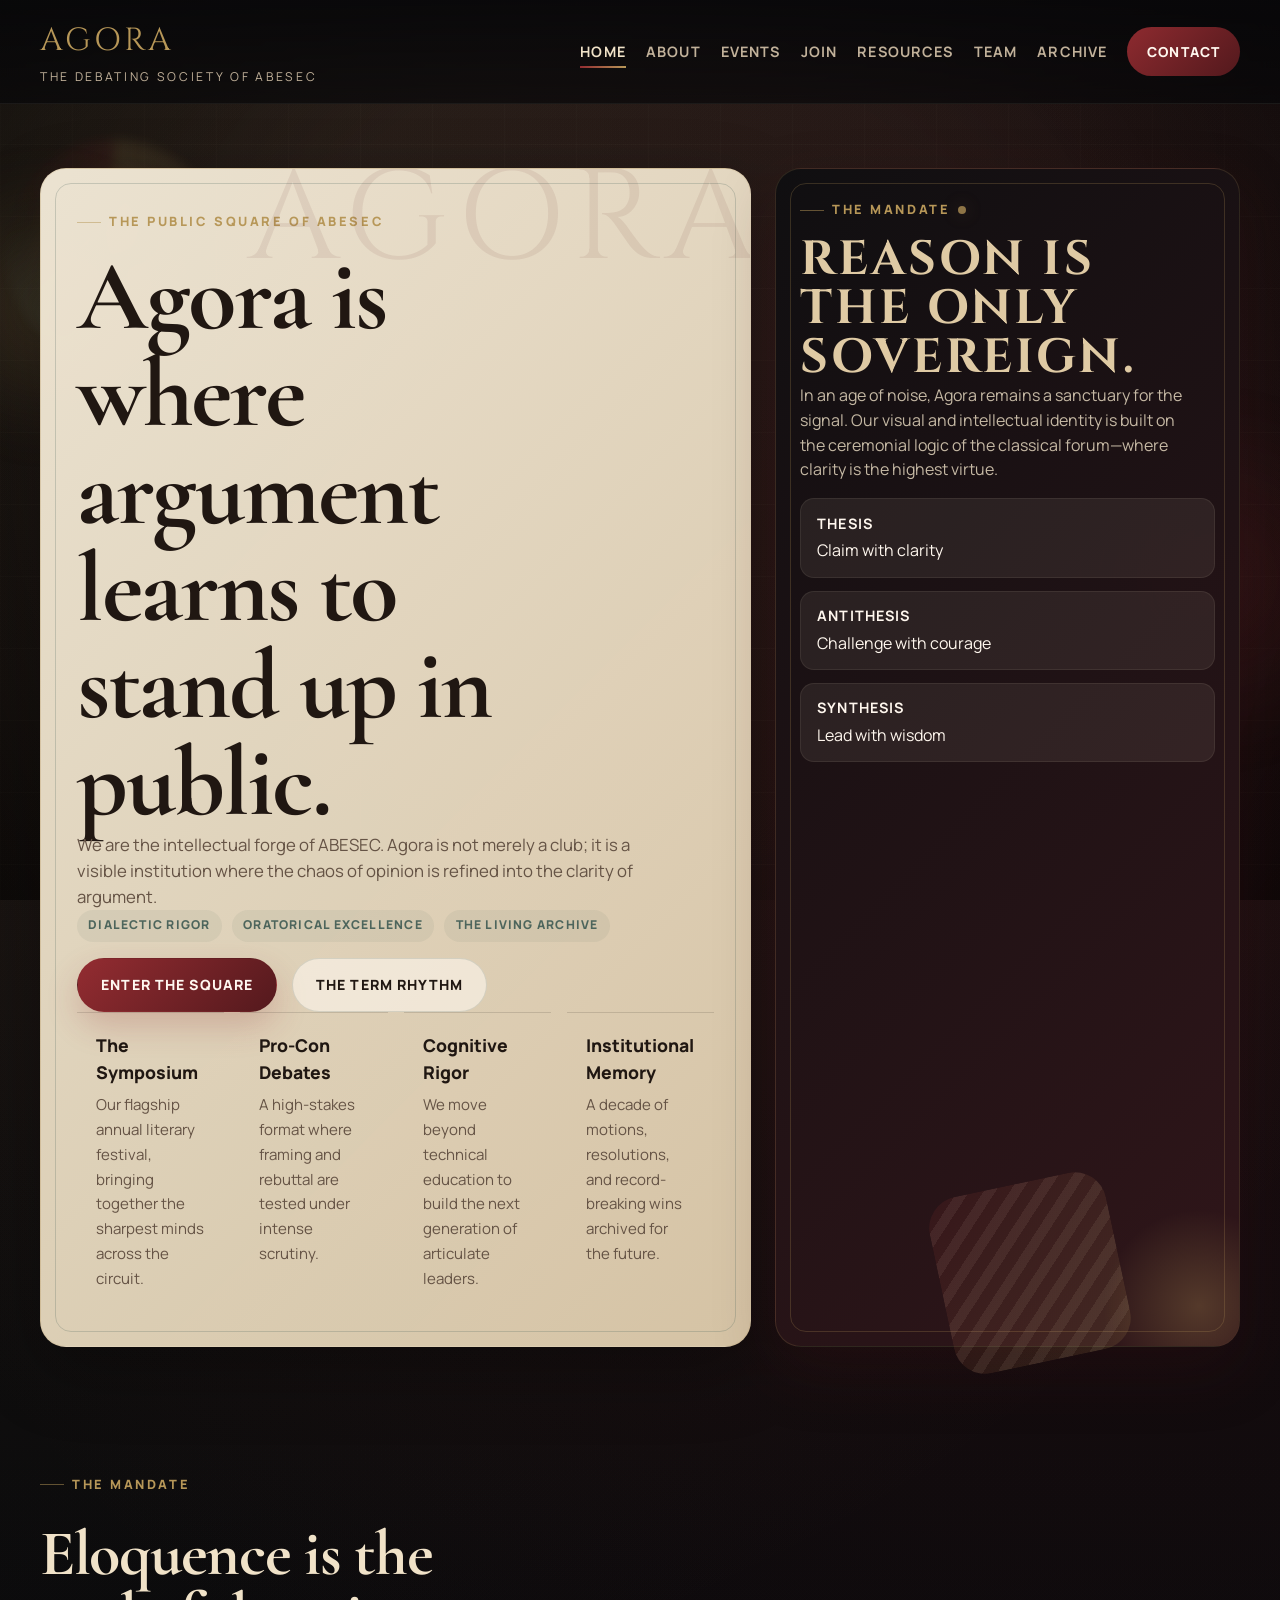
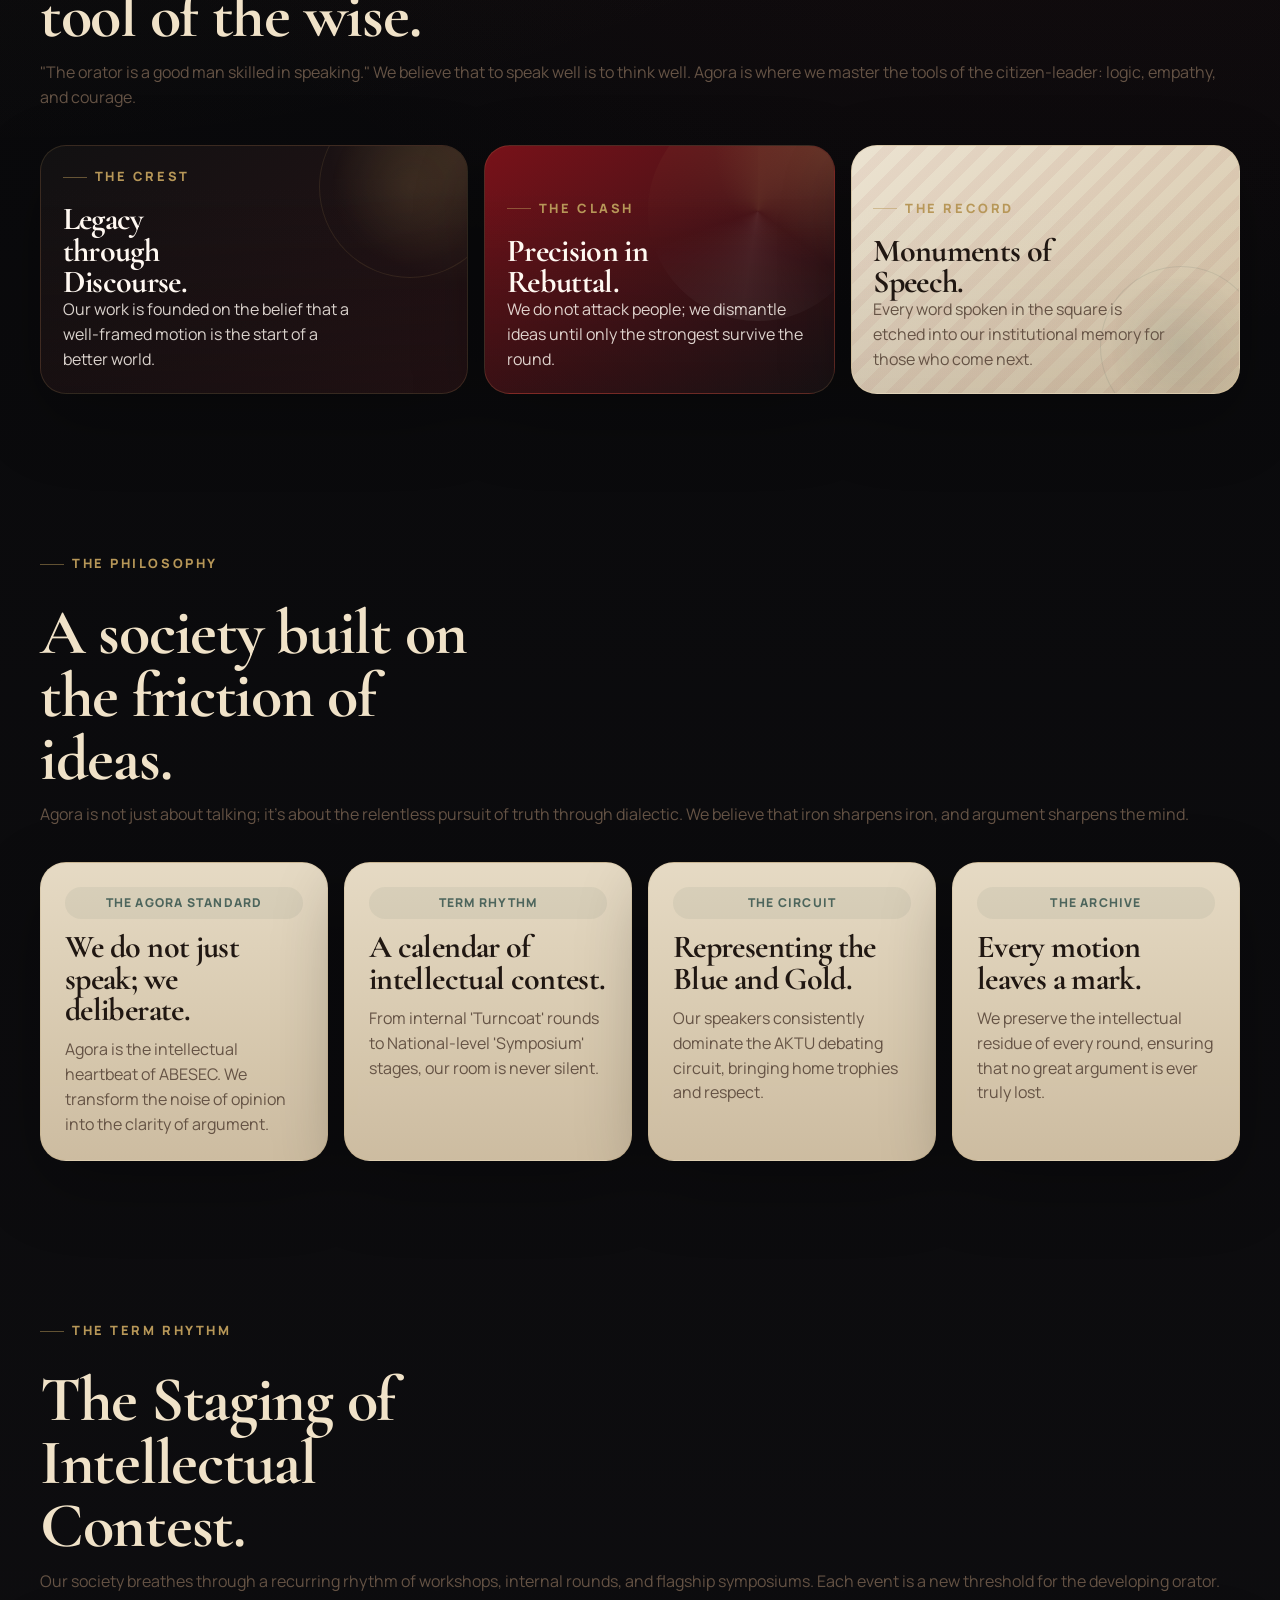
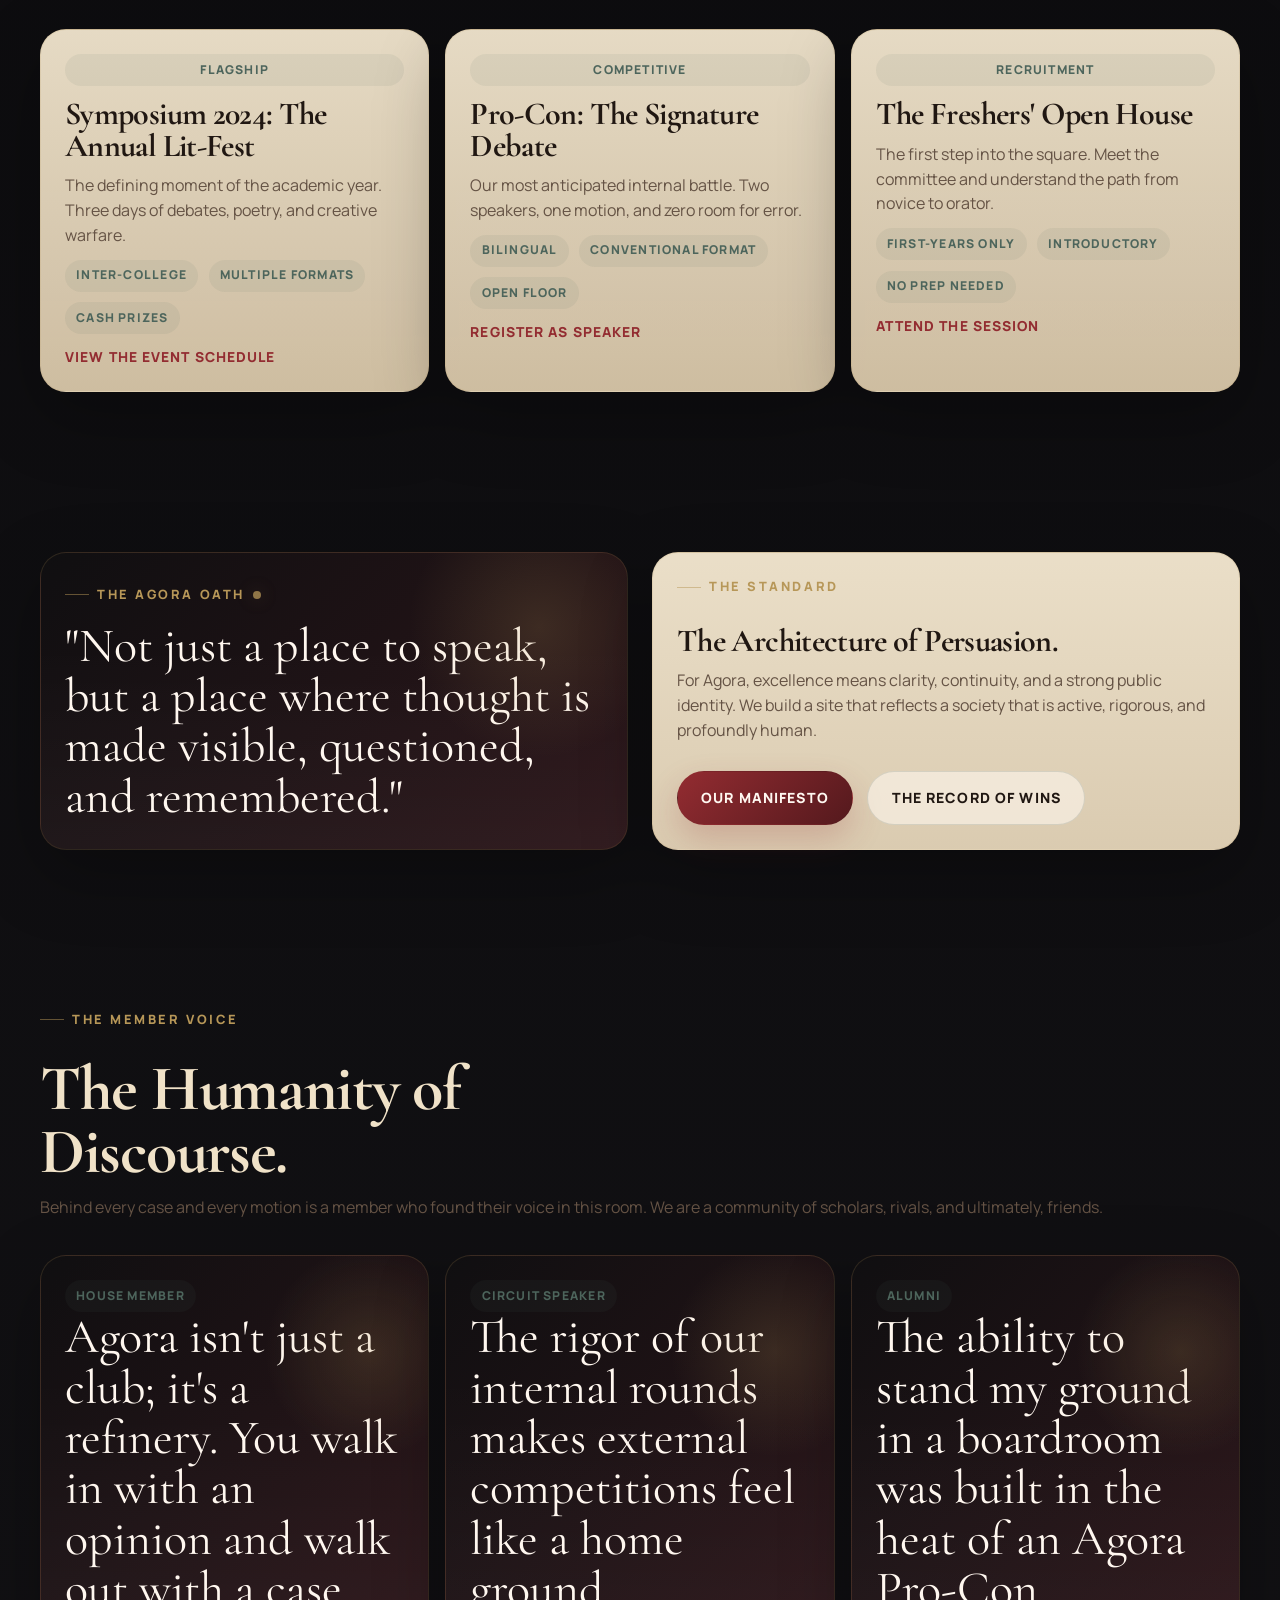
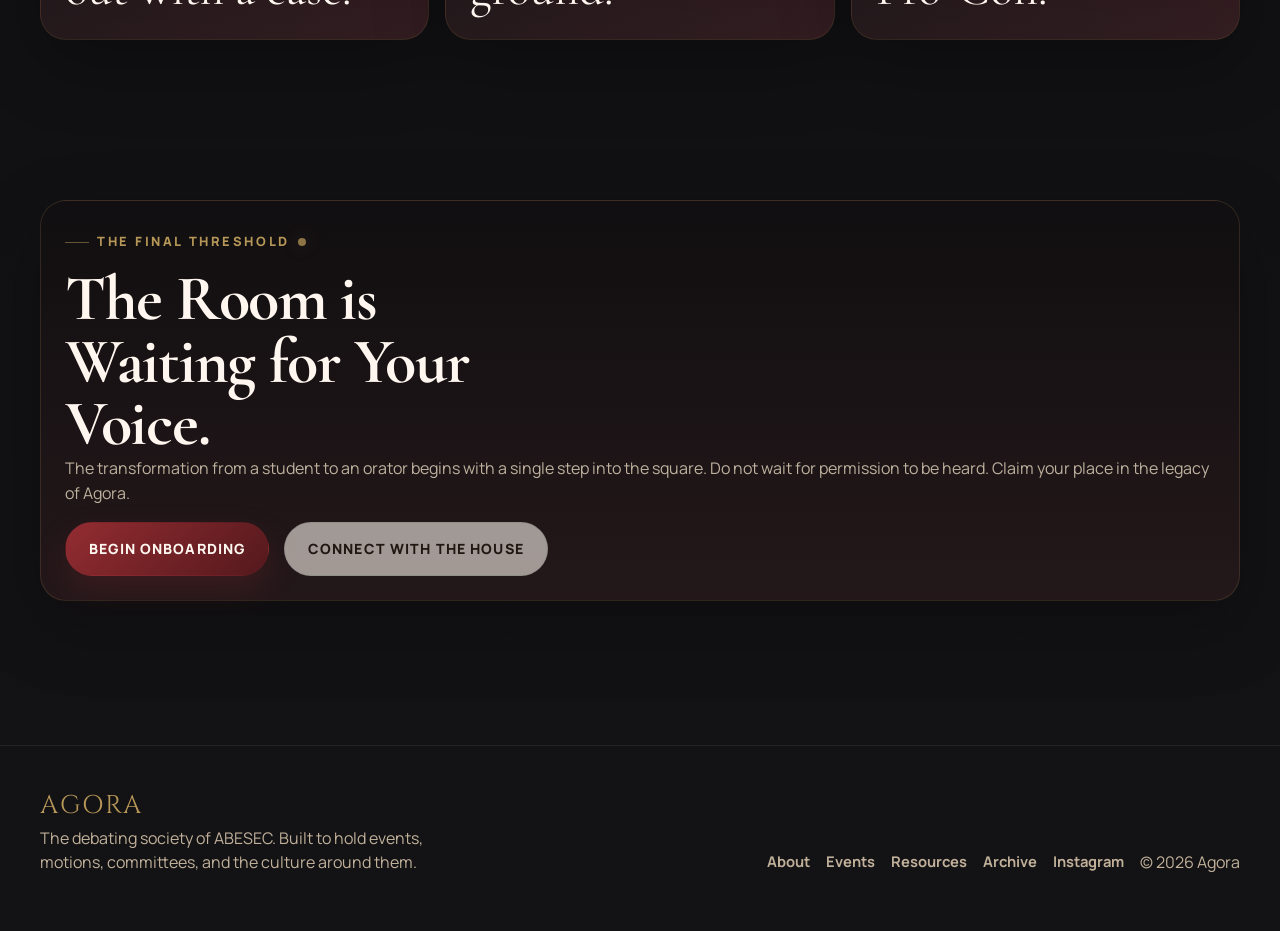
<file: index.html>
<!DOCTYPE html>
<html lang="en">
<head>
    <meta charset="UTF-8">
    <meta name="viewport" content="width=device-width, initial-scale=1.0">
    <title>Agora | The Debating Society of ABESEC</title>
    <meta name="description" content="Agora is the debating society of ABESEC. Explore the public square of argument, events, recruitment, resources, and society culture.">
    <link rel="preconnect" href="https://fonts.googleapis.com">
    <link rel="preconnect" href="https://fonts.gstatic.com" crossorigin>
    <link href="https://fonts.googleapis.com/css2?family=Cinzel:wght@500;600;700&family=Cormorant+Garamond:wght@500;600;700&family=Manrope:wght@400;500;600;700;800&display=swap" rel="stylesheet">
    <link rel="stylesheet" href="assets/css/site.css">
    <script src="assets/js/site.js" defer></script>
</head>
<body data-page="home">
    <header class="site-header">
        <div class="container nav-bar">
            <a class="brand" href="index.html" aria-label="Agora home">
                <span class="brand-mark">Agora</span>
                <span class="brand-sub">The Debating Society of ABESEC</span>
            </a>
            <button class="menu-toggle" id="menuToggle" type="button" aria-expanded="false" aria-controls="siteNav">
                <span aria-hidden="true"></span>
                <span class="sr-only">Toggle navigation</span>
            </button>
            <nav aria-label="Primary">
                <ul class="nav-menu" id="siteNav">
                    <li><a class="nav-link" data-nav="home" href="index.html">Home</a></li>
                    <li><a class="nav-link" data-nav="about" href="about.html">About</a></li>
                    <li><a class="nav-link" data-nav="events" href="events.html">Events</a></li>
                    <li><a class="nav-link" data-nav="join" href="join.html">Join</a></li>
                    <li><a class="nav-link" data-nav="resources" href="resources.html">Resources</a></li>
                    <li><a class="nav-link" data-nav="team" href="team.html">Team</a></li>
                    <li><a class="nav-link" data-nav="archive" href="archive.html">Archive</a></li>
                    <li><a class="nav-cta" data-nav="contact" href="contact.html">Contact</a></li>
                </ul>
            </nav>
        </div>
    </header>

    <main>
        <section class="page-hero">
            <div class="container hero-layout">
                <article class="hero-copy reveal">
                    <span class="eyebrow">The Public Square of ABESEC</span>
                    <h1>Agora is where argument learns to stand up in public.</h1>
                    <p class="lead">
                        We are the intellectual forge of ABESEC. Agora is not merely a club; it is a visible 
                        institution where the chaos of opinion is refined into the clarity of argument.
                    </p>
                    <div class="pill-row">
                        <span class="pill">Dialectic Rigor</span>
                        <span class="pill">Oratorical Excellence</span>
                        <span class="pill">The Living Archive</span>
                    </div>
                    <div class="btn-row">
                        <a class="btn btn-primary" href="join.html">Enter the Square</a>
                        <a class="btn btn-secondary" href="events.html">The Term Rhythm</a>
                    </div>
                    <div class="stats-grid" id="homeStats"></div>
                </article>

                <aside class="poster-card reveal">
                    <span class="eyebrow">The Mandate</span>
                    <h2 class="poster-heading">Reason is the only Sovereign.</h2>
                    <p class="poster-sub">
                        In an age of noise, Agora remains a sanctuary for the signal. Our visual and intellectual 
                        identity is built on the ceremonial logic of the classical forum—where clarity is the 
                        highest virtue.
                    </p>
                    <div class="poster-steps">
                        <div class="poster-step">
                            <strong>Thesis</strong>
                            <span>Claim with clarity</span>
                        </div>
                        <div class="poster-step">
                            <strong>Antithesis</strong>
                            <span>Challenge with courage</span>
                        </div>
                        <div class="poster-step">
                            <strong>Synthesis</strong>
                            <span>Lead with wisdom</span>
                        </div>
                    </div>
                </aside>
            </div>
        </section>

        <section class="section">
            <div class="container">
                <div class="section-head reveal">
                    <span class="eyebrow">The Mandate</span>
                    <h2>Eloquence is the tool of the wise.</h2>
                    <p class="section-copy">
                        "The orator is a good man skilled in speaking." We believe that to speak well is to think well. 
                        Agora is where we master the tools of the citizen-leader: logic, empathy, and courage.
                    </p>
                </div>
                <div class="asset-grid">
                    <article class="asset-card asset-card--crest reveal">
                        <span class="eyebrow">The Crest</span>
                        <h3>Legacy through Discourse.</h3>
                        <p>Our work is founded on the belief that a well-framed motion is the start of a better world.</p>
                    </article>
                    <article class="asset-card asset-card--warrior reveal">
                        <span class="eyebrow">The Clash</span>
                        <h3>Precision in Rebuttal.</h3>
                        <p>We do not attack people; we dismantle ideas until only the strongest survive the round.</p>
                    </article>
                    <article class="asset-card asset-card--paper reveal">
                        <span class="eyebrow">The Record</span>
                        <h3>Monuments of Speech.</h3>
                        <p>Every word spoken in the square is etched into our institutional memory for those who come next.</p>
                    </article>
                </div>
            </div>
        </section>

        <section class="section">
            <div class="container">
                <div class="section-head reveal">
                    <span class="eyebrow">The Philosophy</span>
                    <h2>A society built on the friction of ideas.</h2>
                    <p class="section-copy">
                        Agora is not just about talking; it's about the relentless pursuit of truth through dialectic. 
                        We believe that iron sharpens iron, and argument sharpens the mind.
                    </p>
                </div>
                <div class="grid-4" id="homeHighlights"></div>
            </div>
        </section>

        <section class="section">
            <div class="container">
                <div class="section-head reveal">
                    <span class="eyebrow">The Term Rhythm</span>
                    <h2>The Staging of Intellectual Contest.</h2>
                    <p class="section-copy">
                        Our society breathes through a recurring rhythm of workshops, internal rounds, and 
                        flagship symposiums. Each event is a new threshold for the developing orator.
                    </p>
                </div>
                <div class="grid-3" id="eventsPreview"></div>
            </div>
        </section>

        <section class="section">
            <div class="container split-layout">
                <article class="pull-quote reveal">
                    <span class="eyebrow">The Agora Oath</span>
                    <p>
                        "Not just a place to speak, but a place where thought is made visible, questioned, and remembered."
                    </p>
                </article>
                <article class="sidebar-card reveal">
                    <span class="eyebrow">The Standard</span>
                    <h3>The Architecture of Persuasion.</h3>
                    <p class="muted">
                        For Agora, excellence means clarity, continuity, and a strong public identity. We build 
                        a site that reflects a society that is active, rigorous, and profoundly human.
                    </p>
                    <div class="btn-row">
                        <a class="btn btn-primary" href="about.html">Our Manifesto</a>
                        <a class="btn btn-secondary" href="archive.html">The Record of Wins</a>
                    </div>
                </article>
            </div>
        </section>

        <section class="section">
            <div class="container">
                <div class="section-head reveal">
                    <span class="eyebrow">The Member Voice</span>
                    <h2>The Humanity of Discourse.</h2>
                    <p class="section-copy">
                        Behind every case and every motion is a member who found their voice in this room. 
                        We are a community of scholars, rivals, and ultimately, friends.
                    </p>
                </div>
                <div class="grid-3" id="homeVoices"></div>
            </div>
        </section>

        <section class="section">
            <div class="container">
                <article class="cta-band card-dark reveal">
                    <span class="eyebrow">The Final Threshold</span>
                    <h2>The Room is Waiting for Your Voice.</h2>
                    <p class="section-copy">
                        The transformation from a student to an orator begins with a single step into the square. 
                        Do not wait for permission to be heard. Claim your place in the legacy of Agora.
                    </p>
                    <div class="btn-row">
                        <a class="btn btn-primary" href="join.html">Begin Onboarding</a>
                        <a class="btn btn-secondary" href="contact.html">Connect with the House</a>
                    </div>
                </article>
            </div>
        </section>
    </main>

    <footer class="site-footer">
        <div class="container footer-wrap">
            <div>
                <p class="brand-mark" style="font-size: 1.6rem;">Agora</p>
                <p class="footer-note">The debating society of ABESEC. Built to hold events, motions, committees, and the culture around them.</p>
            </div>
            <div class="footer-links">
                <a href="about.html">About</a>
                <a href="events.html">Events</a>
                <a href="resources.html">Resources</a>
                <a href="archive.html">Archive</a>
                <a href="https://www.instagram.com/abes__agora/" target="_blank" rel="noreferrer">Instagram</a>
                <span class="footer-note">© <span id="currentYear"></span> Agora</span>
            </div>
        </div>
    </footer>
</body>
</html>
</file>
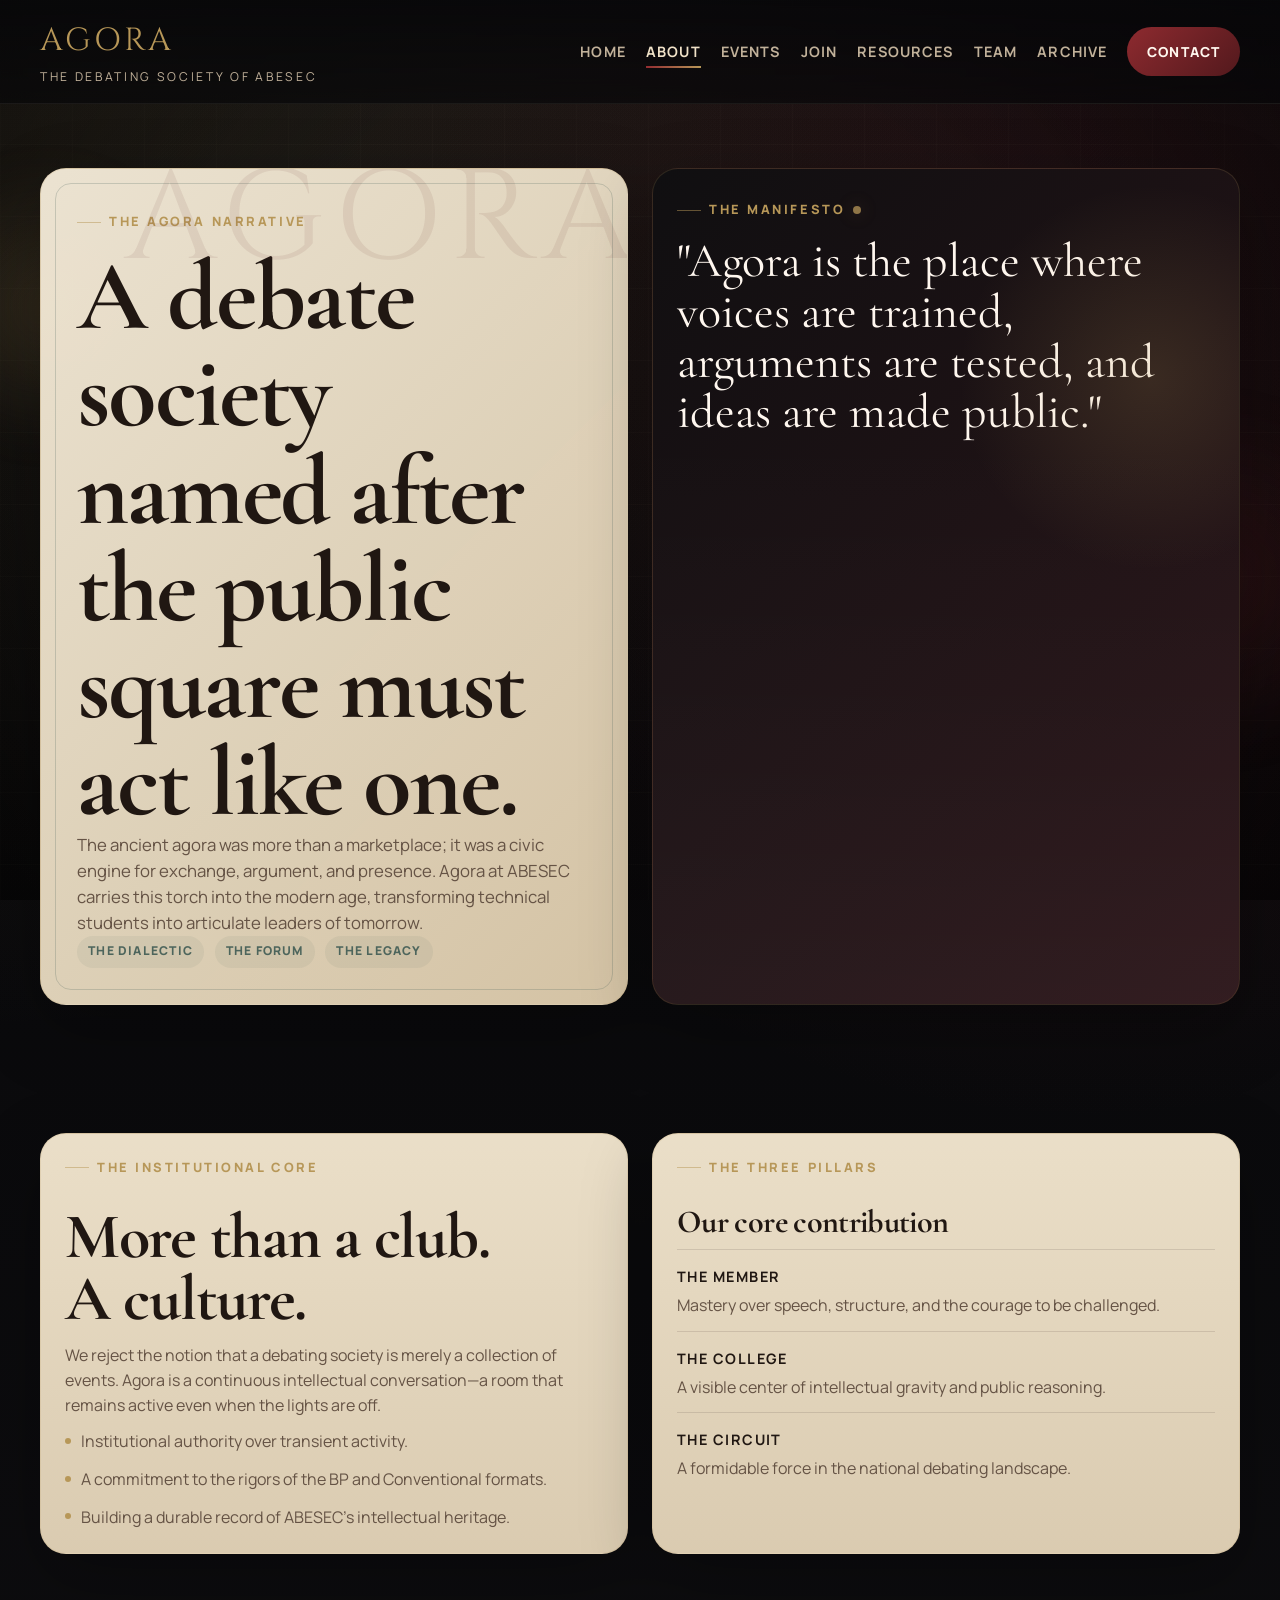
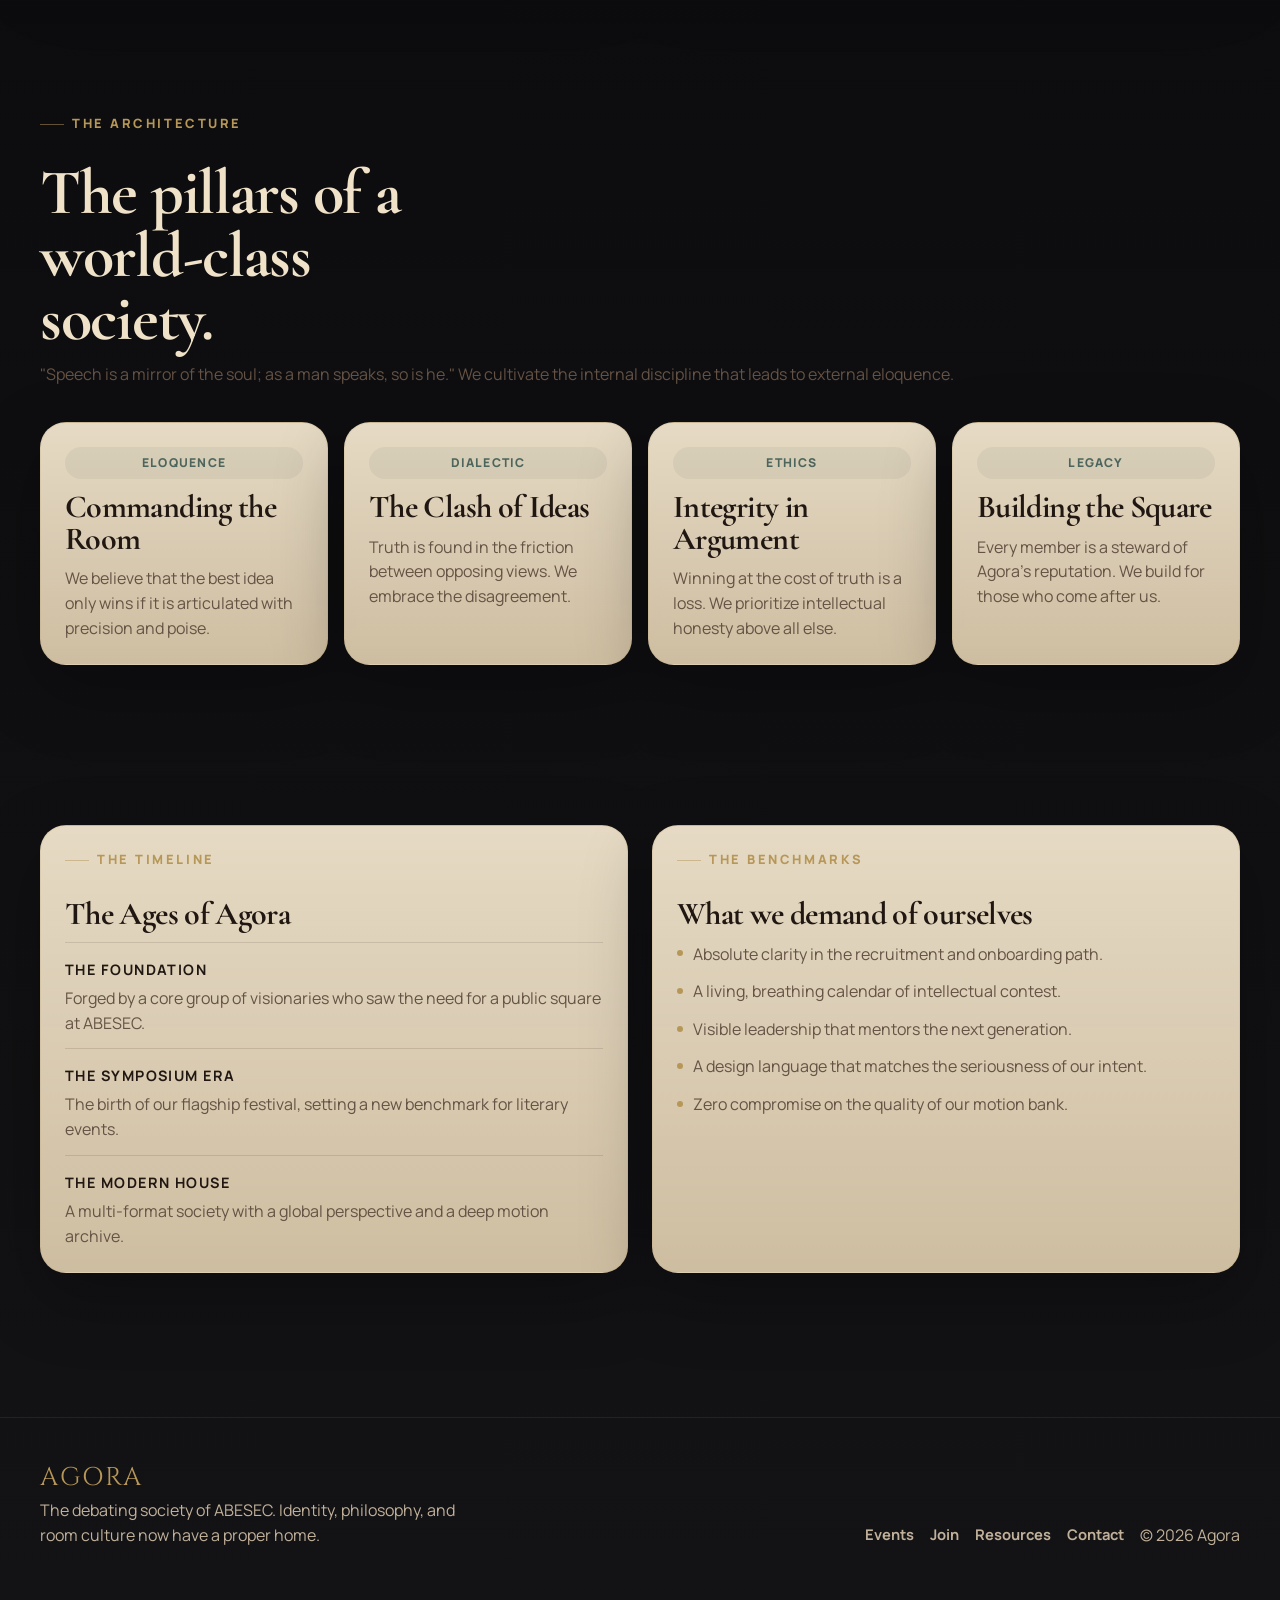
<file: about.html>
<!DOCTYPE html>
<html lang="en">
<head>
    <meta charset="UTF-8">
    <meta name="viewport" content="width=device-width, initial-scale=1.0">
    <title>About Agora | The Debating Society of ABESEC</title>
    <meta name="description" content="Learn the positioning, philosophy, and institutional direction of Agora, the debating society of ABESEC.">
    <link rel="preconnect" href="https://fonts.googleapis.com">
    <link rel="preconnect" href="https://fonts.gstatic.com" crossorigin>
    <link href="https://fonts.googleapis.com/css2?family=Cinzel:wght@500;600;700&family=Cormorant+Garamond:wght@500;600;700&family=Manrope:wght@400;500;600;700;800&display=swap" rel="stylesheet">
    <link rel="stylesheet" href="assets/css/site.css">
    <script src="assets/js/site.js" defer></script>
</head>
<body data-page="about">
    <header class="site-header">
        <div class="container nav-bar">
            <a class="brand" href="index.html" aria-label="Agora home">
                <span class="brand-mark">Agora</span>
                <span class="brand-sub">The Debating Society of ABESEC</span>
            </a>
            <button class="menu-toggle" id="menuToggle" type="button" aria-expanded="false" aria-controls="siteNav">
                <span aria-hidden="true"></span>
                <span class="sr-only">Toggle navigation</span>
            </button>
            <nav aria-label="Primary">
                <ul class="nav-menu" id="siteNav">
                    <li><a class="nav-link" data-nav="home" href="index.html">Home</a></li>
                    <li><a class="nav-link" data-nav="about" href="about.html">About</a></li>
                    <li><a class="nav-link" data-nav="events" href="events.html">Events</a></li>
                    <li><a class="nav-link" data-nav="join" href="join.html">Join</a></li>
                    <li><a class="nav-link" data-nav="resources" href="resources.html">Resources</a></li>
                    <li><a class="nav-link" data-nav="team" href="team.html">Team</a></li>
                    <li><a class="nav-link" data-nav="archive" href="archive.html">Archive</a></li>
                    <li><a class="nav-cta" data-nav="contact" href="contact.html">Contact</a></li>
                </ul>
            </nav>
        </div>
    </header>

    <main>
        <section class="page-hero">
            <div class="container split-layout">
                <article class="hero-copy reveal">
                    <span class="eyebrow">The Agora Narrative</span>
                    <h1>A debate society named after the public square must act like one.</h1>
                    <p class="lead">
                        The ancient agora was more than a marketplace; it was a civic engine for exchange, 
                        argument, and presence. Agora at ABESEC carries this torch into the modern age, 
                        transforming technical students into articulate leaders of tomorrow.
                    </p>
                    <div class="pill-row">
                        <span class="pill">The Dialectic</span>
                        <span class="pill">The Forum</span>
                        <span class="pill">The Legacy</span>
                    </div>
                </article>
                <article class="pull-quote reveal">
                    <span class="eyebrow">The Manifesto</span>
                    <p>
                        "Agora is the place where voices are trained, arguments are tested, and ideas are made public."
                    </p>
                </article>
            </div>
        </section>

        <section class="section">
            <div class="container split-layout">
                <article class="table-card reveal">
                    <span class="eyebrow">The Institutional Core</span>
                    <h2>More than a club. A culture.</h2>
                    <p class="section-copy">
                        We reject the notion that a debating society is merely a collection of events. Agora 
                        is a continuous intellectual conversation—a room that remains active even when the 
                        lights are off.
                    </p>
                    <ul class="check-list">
                        <li>Institutional authority over transient activity.</li>
                        <li>A commitment to the rigors of the BP and Conventional formats.</li>
                        <li>Building a durable record of ABESEC’s intellectual heritage.</li>
                    </ul>
                </article>

                <article class="sidebar-card reveal">
                    <span class="eyebrow">The Three Pillars</span>
                    <h3>Our core contribution</h3>
                    <div class="timeline-list">
                        <div class="timeline-item">
                            <strong>The Member</strong>
                            <span class="muted">Mastery over speech, structure, and the courage to be challenged.</span>
                        </div>
                        <div class="timeline-item">
                            <strong>The College</strong>
                            <span class="muted">A visible center of intellectual gravity and public reasoning.</span>
                        </div>
                        <div class="timeline-item">
                            <strong>The Circuit</strong>
                            <span class="muted">A formidable force in the national debating landscape.</span>
                        </div>
                    </div>
                </article>
            </div>
        </section>

        <section class="section">
            <div class="container">
                <div class="section-head reveal">
                    <span class="eyebrow">The Architecture</span>
                    <h2>The pillars of a world-class society.</h2>
                    <p class="section-copy">
                        "Speech is a mirror of the soul; as a man speaks, so is he." We cultivate the 
                        internal discipline that leads to external eloquence.
                    </p>
                </div>
                <div class="grid-4" id="aboutValues"></div>
            </div>
        </section>

        <section class="section">
            <div class="container split-layout">
                <article class="timeline-card reveal">
                    <span class="eyebrow">The Timeline</span>
                    <h3>The Ages of Agora</h3>
                    <div class="timeline-list">
                        <div class="timeline-item">
                            <strong>The Foundation</strong>
                            <span class="muted">Forged by a core group of visionaries who saw the need for a public square at ABESEC.</span>
                        </div>
                        <div class="timeline-item">
                            <strong>The Symposium Era</strong>
                            <span class="muted">The birth of our flagship festival, setting a new benchmark for literary events.</span>
                        </div>
                        <div class="timeline-item">
                            <strong>The Modern House</strong>
                            <span class="muted">A multi-format society with a global perspective and a deep motion archive.</span>
                        </div>
                    </div>
                </article>

                <article class="timeline-card reveal">
                    <span class="eyebrow">The Benchmarks</span>
                    <h3>What we demand of ourselves</h3>
                    <ul class="check-list">
                        <li>Absolute clarity in the recruitment and onboarding path.</li>
                        <li>A living, breathing calendar of intellectual contest.</li>
                        <li>Visible leadership that mentors the next generation.</li>
                        <li>A design language that matches the seriousness of our intent.</li>
                        <li>Zero compromise on the quality of our motion bank.</li>
                    </ul>
                </article>
            </div>
        </section>
    </main>

    <footer class="site-footer">
        <div class="container footer-wrap">
            <div>
                <p class="brand-mark" style="font-size: 1.6rem;">Agora</p>
                <p class="footer-note">The debating society of ABESEC. Identity, philosophy, and room culture now have a proper home.</p>
            </div>
            <div class="footer-links">
                <a href="events.html">Events</a>
                <a href="join.html">Join</a>
                <a href="resources.html">Resources</a>
                <a href="contact.html">Contact</a>
                <span class="footer-note">© <span id="currentYear"></span> Agora</span>
            </div>
        </div>
    </footer>
</body>
</html>
</file>
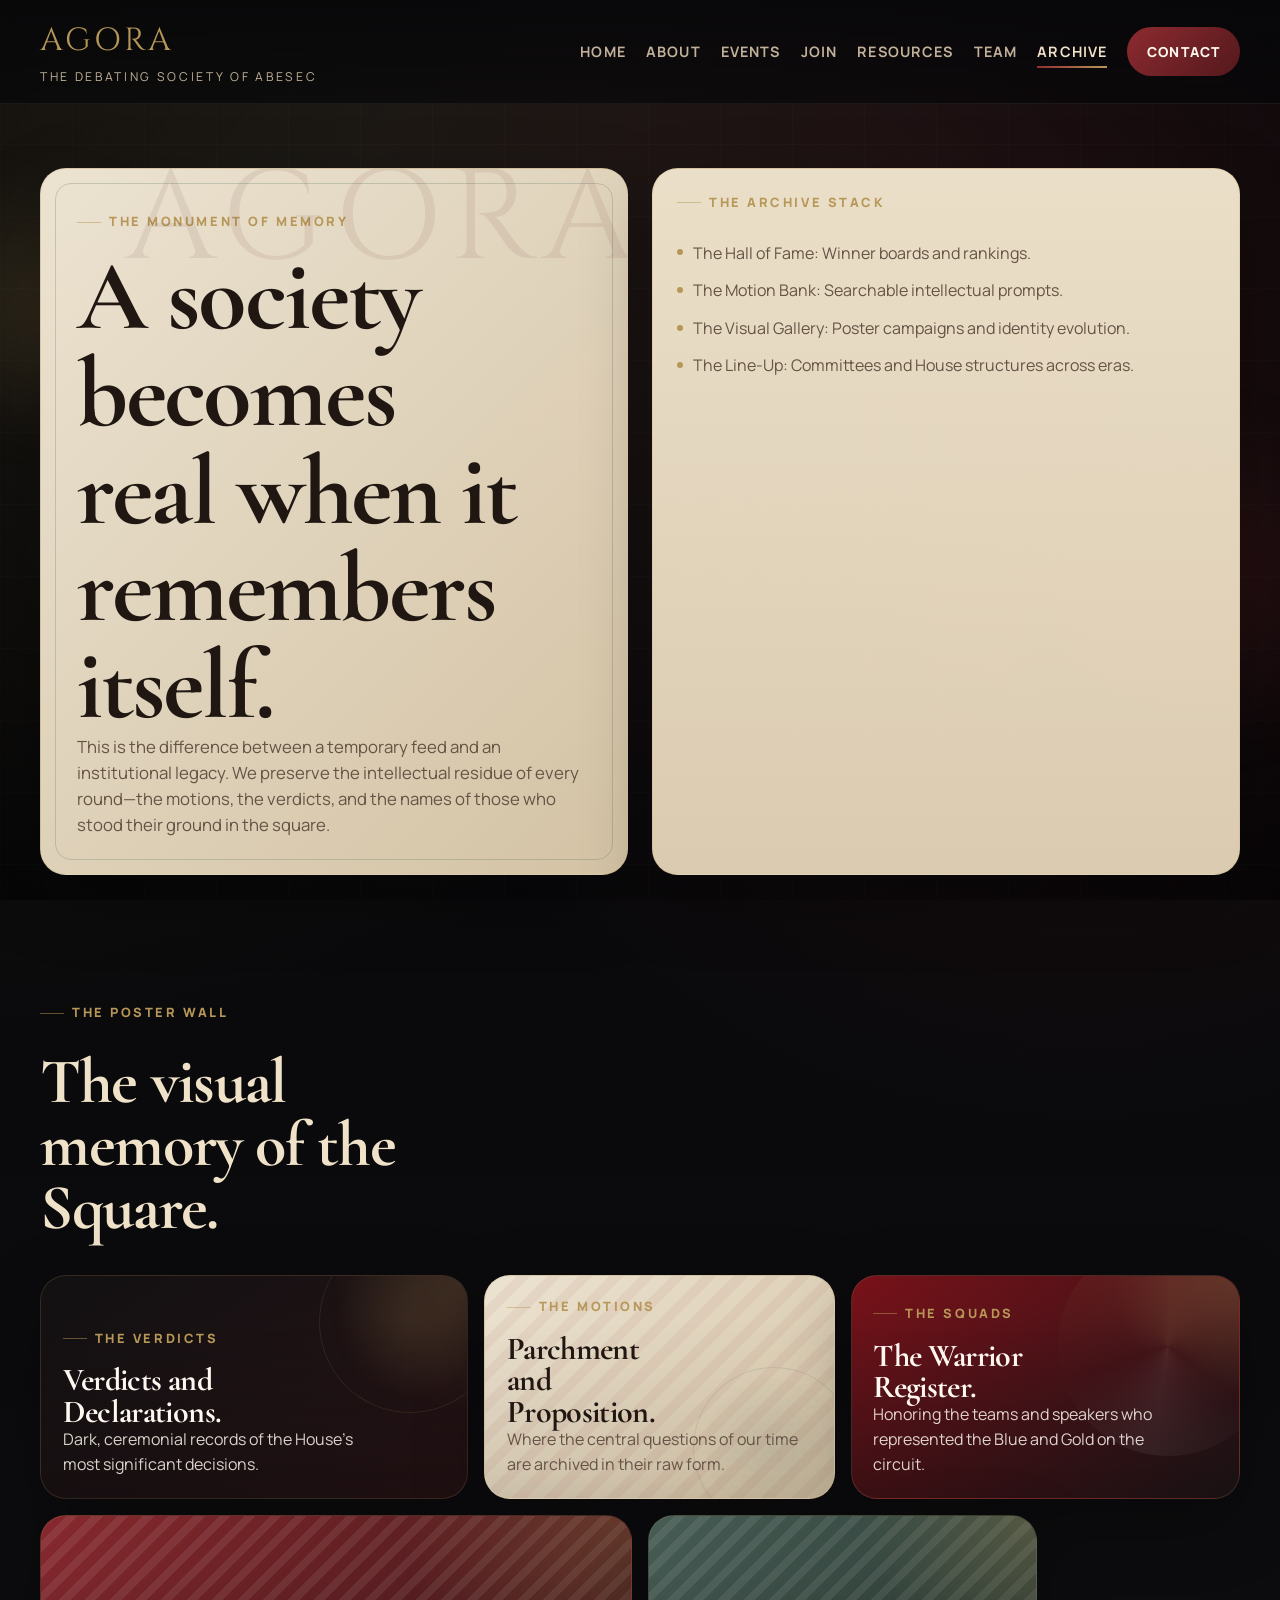
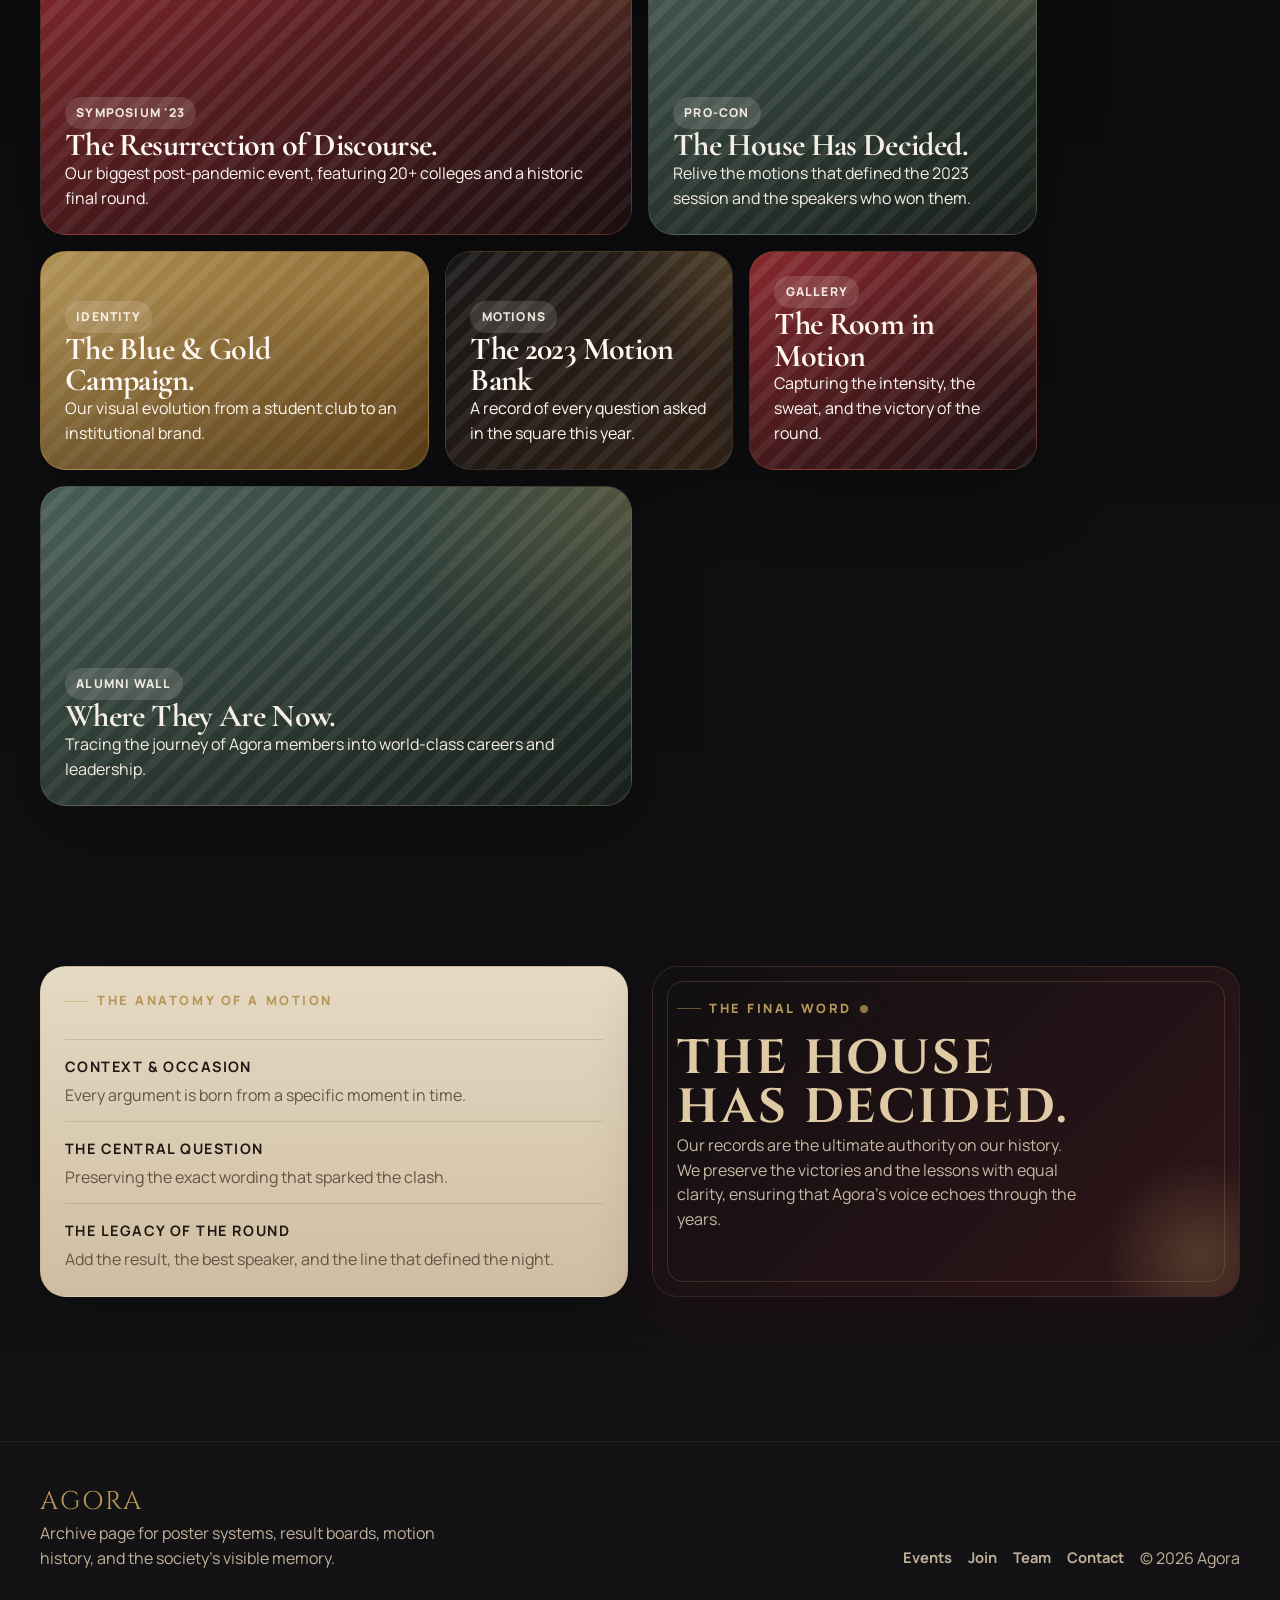
<file: archive.html>
<!DOCTYPE html>
<html lang="en">
<head>
    <meta charset="UTF-8">
    <meta name="viewport" content="width=device-width, initial-scale=1.0">
    <title>Archive | Agora Debating Society</title>
    <meta name="description" content="Archive motions, poster systems, winner boards, committees, and the visible memory of Agora.">
    <link rel="preconnect" href="https://fonts.googleapis.com">
    <link rel="preconnect" href="https://fonts.gstatic.com" crossorigin>
    <link href="https://fonts.googleapis.com/css2?family=Cinzel:wght@500;600;700&family=Cormorant+Garamond:wght@500;600;700&family=Manrope:wght@400;500;600;700;800&display=swap" rel="stylesheet">
    <link rel="stylesheet" href="assets/css/site.css">
    <script src="assets/js/site.js" defer></script>
</head>
<body data-page="archive">
    <header class="site-header">
        <div class="container nav-bar">
            <a class="brand" href="index.html" aria-label="Agora home">
                <span class="brand-mark">Agora</span>
                <span class="brand-sub">The Debating Society of ABESEC</span>
            </a>
            <button class="menu-toggle" id="menuToggle" type="button" aria-expanded="false" aria-controls="siteNav">
                <span aria-hidden="true"></span>
                <span class="sr-only">Toggle navigation</span>
            </button>
            <nav aria-label="Primary">
                <ul class="nav-menu" id="siteNav">
                    <li><a class="nav-link" data-nav="home" href="index.html">Home</a></li>
                    <li><a class="nav-link" data-nav="about" href="about.html">About</a></li>
                    <li><a class="nav-link" data-nav="events" href="events.html">Events</a></li>
                    <li><a class="nav-link" data-nav="join" href="join.html">Join</a></li>
                    <li><a class="nav-link" data-nav="resources" href="resources.html">Resources</a></li>
                    <li><a class="nav-link" data-nav="team" href="team.html">Team</a></li>
                    <li><a class="nav-link" data-nav="archive" href="archive.html">Archive</a></li>
                    <li><a class="nav-cta" data-nav="contact" href="contact.html">Contact</a></li>
                </ul>
            </nav>
        </div>
    </header>

    <main>
        <section class="page-hero">
            <div class="container split-layout">
                <article class="hero-copy reveal">
                    <span class="eyebrow">The Monument of Memory</span>
                    <h1>A society becomes real when it remembers itself.</h1>
                    <p class="lead">
                        This is the difference between a temporary feed and an institutional legacy. 
                        We preserve the intellectual residue of every round—the motions, the verdicts, 
                        and the names of those who stood their ground in the square.
                    </p>
                </article>
                <article class="table-card reveal">
                    <span class="eyebrow">The Archive Stack</span>
                    <ul class="check-list">
                        <li>The Hall of Fame: Winner boards and rankings.</li>
                        <li>The Motion Bank: Searchable intellectual prompts.</li>
                        <li>The Visual Gallery: Poster campaigns and identity evolution.</li>
                        <li>The Line-Up: Committees and House structures across eras.</li>
                    </ul>
                </article>
            </div>
        </section>

        <section class="section">
            <div class="container">
                <div class="section-head reveal">
                    <span class="eyebrow">The Poster Wall</span>
                    <h2>The visual memory of the Square.</h2>
                </div>
                <div class="asset-grid" style="margin-bottom: 1rem;">
                    <article class="asset-card asset-card--crest reveal">
                        <span class="eyebrow">The Verdicts</span>
                        <h3>Verdicts and Declarations.</h3>
                        <p>Dark, ceremonial records of the House’s most significant decisions.</p>
                    </article>
                    <article class="asset-card asset-card--paper reveal">
                        <span class="eyebrow">The Motions</span>
                        <h3>Parchment and Proposition.</h3>
                        <p>Where the central questions of our time are archived in their raw form.</p>
                    </article>
                    <article class="asset-card asset-card--warrior reveal">
                        <span class="eyebrow">The Squads</span>
                        <h3>The Warrior Register.</h3>
                        <p>Honoring the teams and speakers who represented the Blue and Gold on the circuit.</p>
                    </article>
                </div>
                <div class="archive-grid" id="archiveGrid"></div>
            </div>
        </section>

        <section class="section">
            <div class="container split-layout">
                <article class="timeline-card reveal">
                    <span class="eyebrow">The Anatomy of a Motion</span>
                    <div class="timeline-list">
                        <div class="timeline-item">
                            <strong>Context & Occasion</strong>
                            <span class="muted">Every argument is born from a specific moment in time.</span>
                        </div>
                        <div class="timeline-item">
                            <strong>The Central Question</strong>
                            <span class="muted">Preserving the exact wording that sparked the clash.</span>
                        </div>
                        <div class="timeline-item">
                            <strong>The Legacy of the Round</strong>
                            <span class="muted">Add the result, the best speaker, and the line that defined the night.</span>
                        </div>
                    </div>
                </article>

                <article class="poster-card reveal">
                    <span class="eyebrow">The Final Word</span>
                    <h2 class="poster-heading">The House Has Decided.</h2>
                    <p class="poster-sub">
                        Our records are the ultimate authority on our history. We preserve the victories 
                        and the lessons with equal clarity, ensuring that Agora’s voice echoes through the years.
                    </p>
                </article>
            </div>
        </section>
    </main>

    <footer class="site-footer">
        <div class="container footer-wrap">
            <div>
                <p class="brand-mark" style="font-size: 1.6rem;">Agora</p>
                <p class="footer-note">Archive page for poster systems, result boards, motion history, and the society's visible memory.</p>
            </div>
            <div class="footer-links">
                <a href="events.html">Events</a>
                <a href="join.html">Join</a>
                <a href="team.html">Team</a>
                <a href="contact.html">Contact</a>
                <span class="footer-note">© <span id="currentYear"></span> Agora</span>
            </div>
        </div>
    </footer>
</body>
</html>
</file>
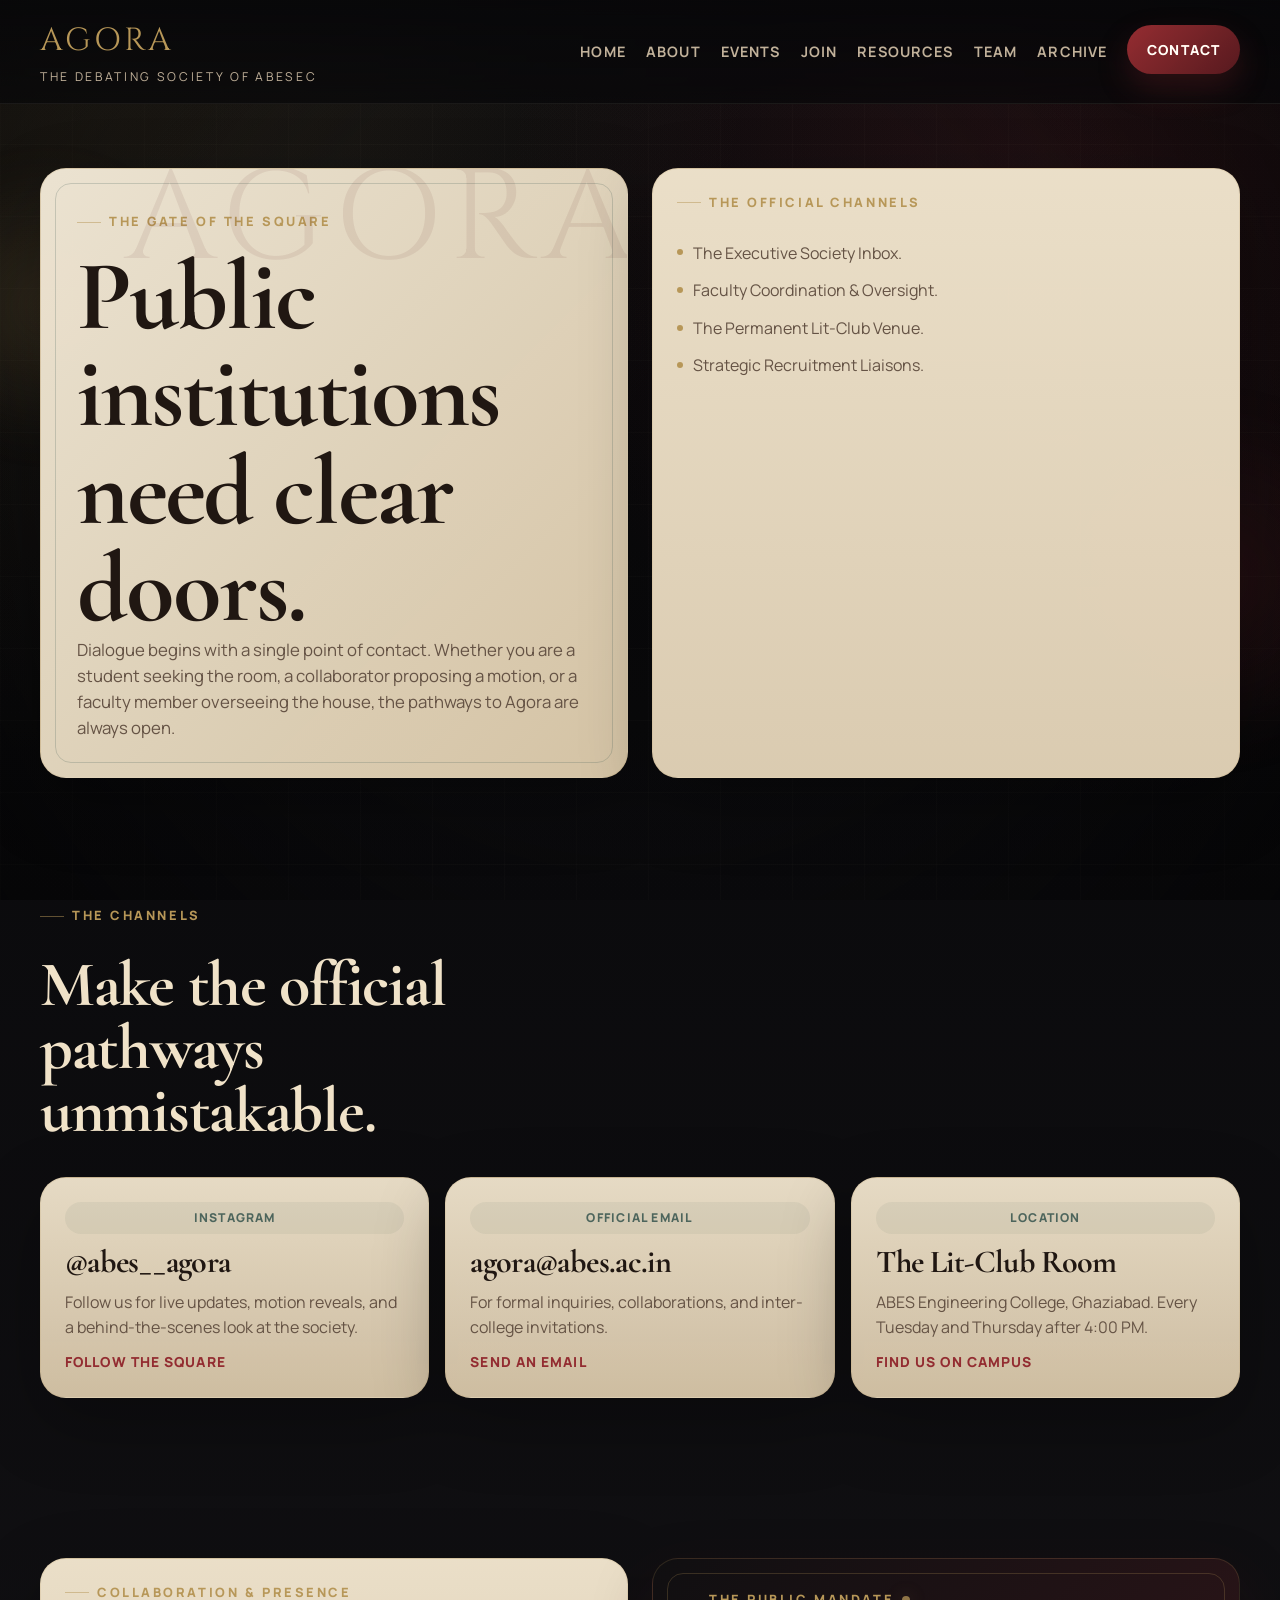
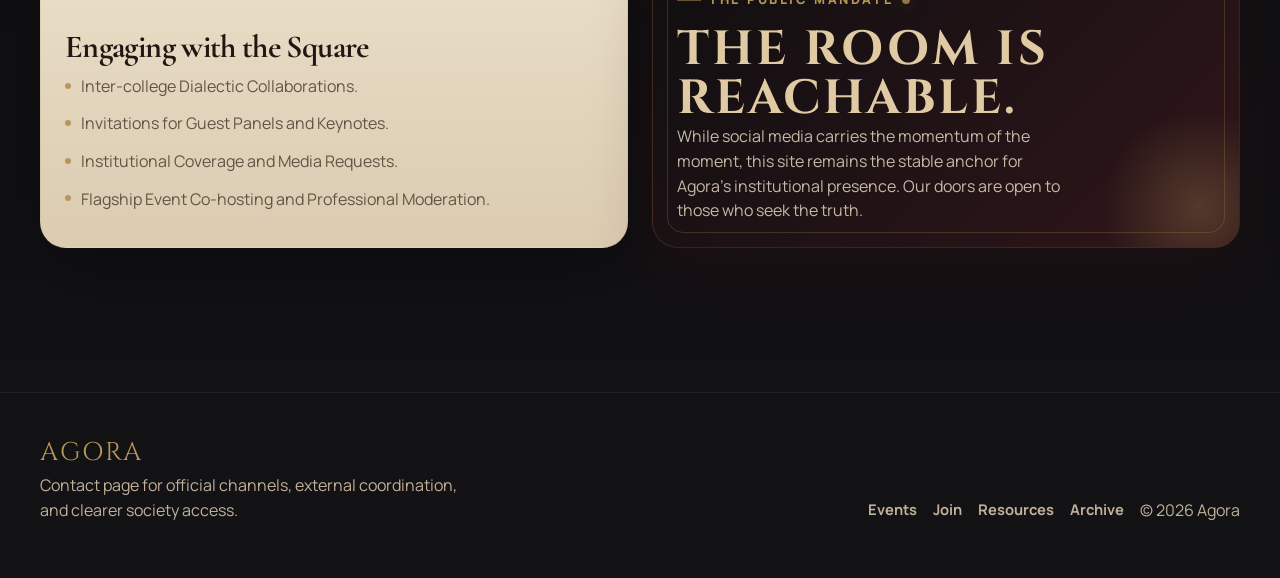
<file: contact.html>
<!DOCTYPE html>
<html lang="en">
<head>
    <meta charset="UTF-8">
    <meta name="viewport" content="width=device-width, initial-scale=1.0">
    <title>Contact | Agora Debating Society</title>
    <meta name="description" content="Reach Agora through official channels, the public Instagram presence, and future contact pathways.">
    <link rel="preconnect" href="https://fonts.googleapis.com">
    <link rel="preconnect" href="https://fonts.gstatic.com" crossorigin>
    <link href="https://fonts.googleapis.com/css2?family=Cinzel:wght@500;600;700&family=Cormorant+Garamond:wght@500;600;700&family=Manrope:wght@400;500;600;700;800&display=swap" rel="stylesheet">
    <link rel="stylesheet" href="assets/css/site.css">
    <script src="assets/js/site.js" defer></script>
</head>
<body data-page="contact">
    <header class="site-header">
        <div class="container nav-bar">
            <a class="brand" href="index.html" aria-label="Agora home">
                <span class="brand-mark">Agora</span>
                <span class="brand-sub">The Debating Society of ABESEC</span>
            </a>
            <button class="menu-toggle" id="menuToggle" type="button" aria-expanded="false" aria-controls="siteNav">
                <span aria-hidden="true"></span>
                <span class="sr-only">Toggle navigation</span>
            </button>
            <nav aria-label="Primary">
                <ul class="nav-menu" id="siteNav">
                    <li><a class="nav-link" data-nav="home" href="index.html">Home</a></li>
                    <li><a class="nav-link" data-nav="about" href="about.html">About</a></li>
                    <li><a class="nav-link" data-nav="events" href="events.html">Events</a></li>
                    <li><a class="nav-link" data-nav="join" href="join.html">Join</a></li>
                    <li><a class="nav-link" data-nav="resources" href="resources.html">Resources</a></li>
                    <li><a class="nav-link" data-nav="team" href="team.html">Team</a></li>
                    <li><a class="nav-link" data-nav="archive" href="archive.html">Archive</a></li>
                    <li><a class="nav-cta" data-nav="contact" href="contact.html">Contact</a></li>
                </ul>
            </nav>
        </div>
    </header>

    <main>
        <section class="page-hero">
            <div class="container contact-layout">
                <article class="hero-copy reveal">
                    <span class="eyebrow">The Gate of the Square</span>
                    <h1>Public institutions need clear doors.</h1>
                    <p class="lead">
                        Dialogue begins with a single point of contact. Whether you are a student seeking the 
                        room, a collaborator proposing a motion, or a faculty member overseeing the house, 
                        the pathways to Agora are always open.
                    </p>
                </article>
                <article class="table-card reveal">
                    <span class="eyebrow">The Official Channels</span>
                    <ul class="check-list">
                        <li>The Executive Society Inbox.</li>
                        <li>Faculty Coordination & Oversight.</li>
                        <li>The Permanent Lit-Club Venue.</li>
                        <li>Strategic Recruitment Liaisons.</li>
                    </ul>
                </article>
            </div>
        </section>

        <section class="section">
            <div class="container">
                <div class="section-head reveal">
                    <span class="eyebrow">The Channels</span>
                    <h2>Make the official pathways unmistakable.</h2>
                </div>
                <div class="grid-3" id="contactCards"></div>
            </div>
        </section>

        <section class="section">
            <div class="container split-layout">
                <article class="sidebar-card reveal">
                    <span class="eyebrow">Collaboration & Presence</span>
                    <h3>Engaging with the Square</h3>
                    <ul class="check-list">
                        <li>Inter-college Dialectic Collaborations.</li>
                        <li>Invitations for Guest Panels and Keynotes.</li>
                        <li>Institutional Coverage and Media Requests.</li>
                        <li>Flagship Event Co-hosting and Professional Moderation.</li>
                    </ul>
                </article>
                <article class="poster-card reveal">
                    <span class="eyebrow">The Public Mandate</span>
                    <h2 class="poster-heading">The Room is Reachable.</h2>
                    <p class="poster-sub">
                        While social media carries the momentum of the moment, this site remains the stable 
                        anchor for Agora’s institutional presence. Our doors are open to those who seek the truth.
                    </p>
                </article>
            </div>
        </section>
    </main>

    <footer class="site-footer">
        <div class="container footer-wrap">
            <div>
                <p class="brand-mark" style="font-size: 1.6rem;">Agora</p>
                <p class="footer-note">Contact page for official channels, external coordination, and clearer society access.</p>
            </div>
            <div class="footer-links">
                <a href="events.html">Events</a>
                <a href="join.html">Join</a>
                <a href="resources.html">Resources</a>
                <a href="archive.html">Archive</a>
                <span class="footer-note">© <span id="currentYear"></span> Agora</span>
            </div>
        </div>
    </footer>
</body>
</html>
</file>
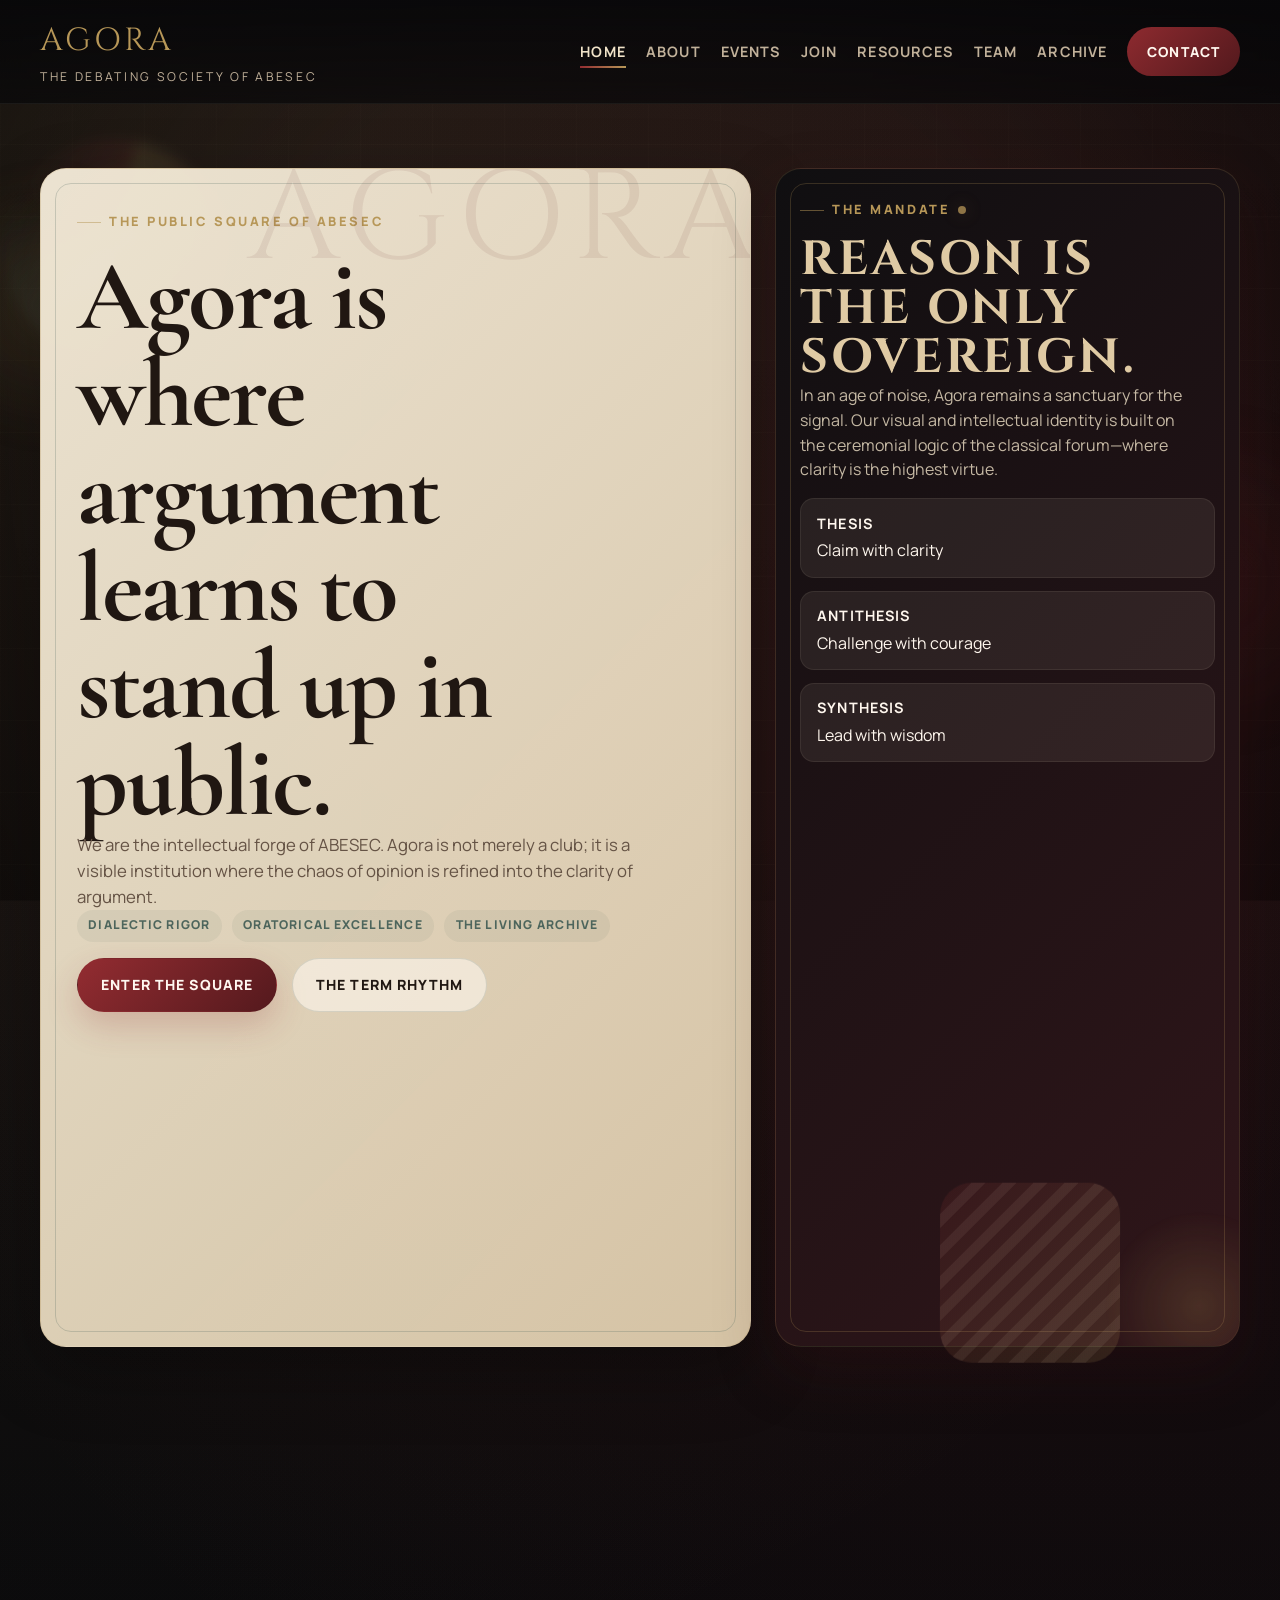
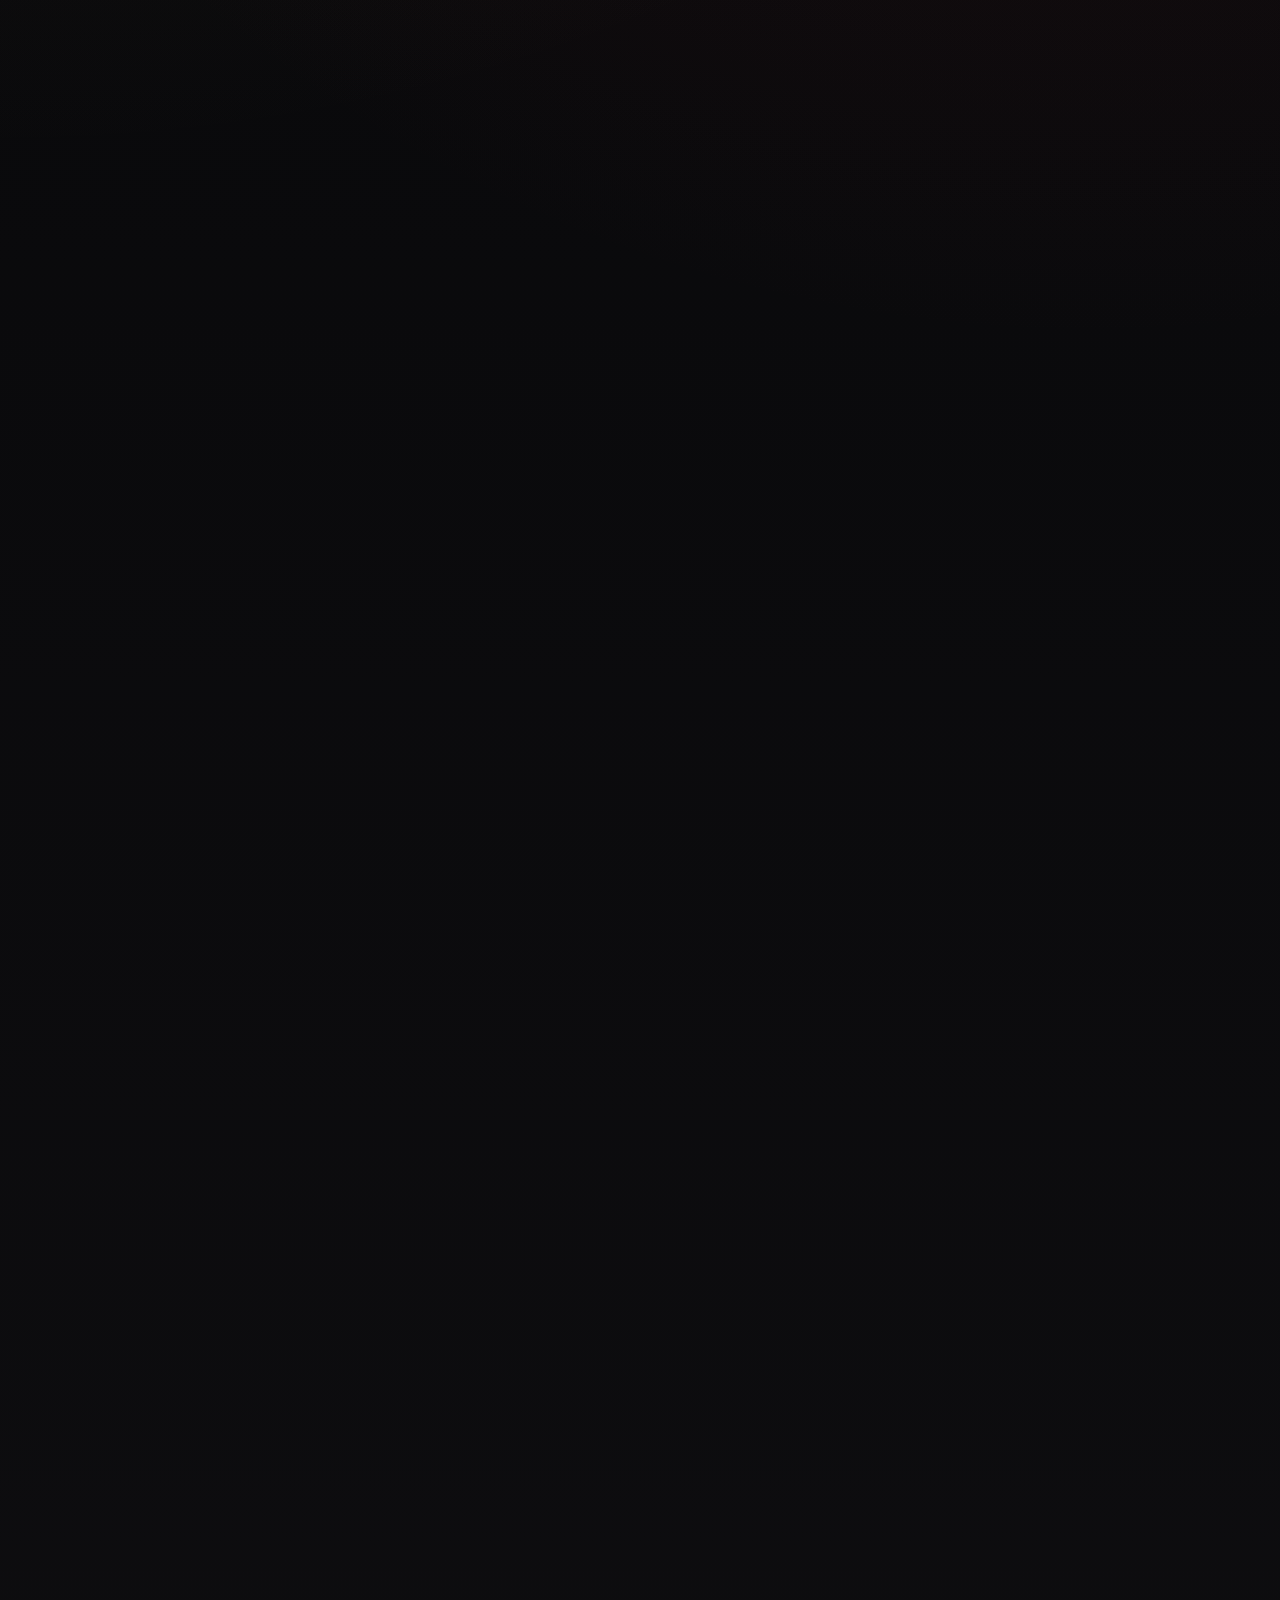
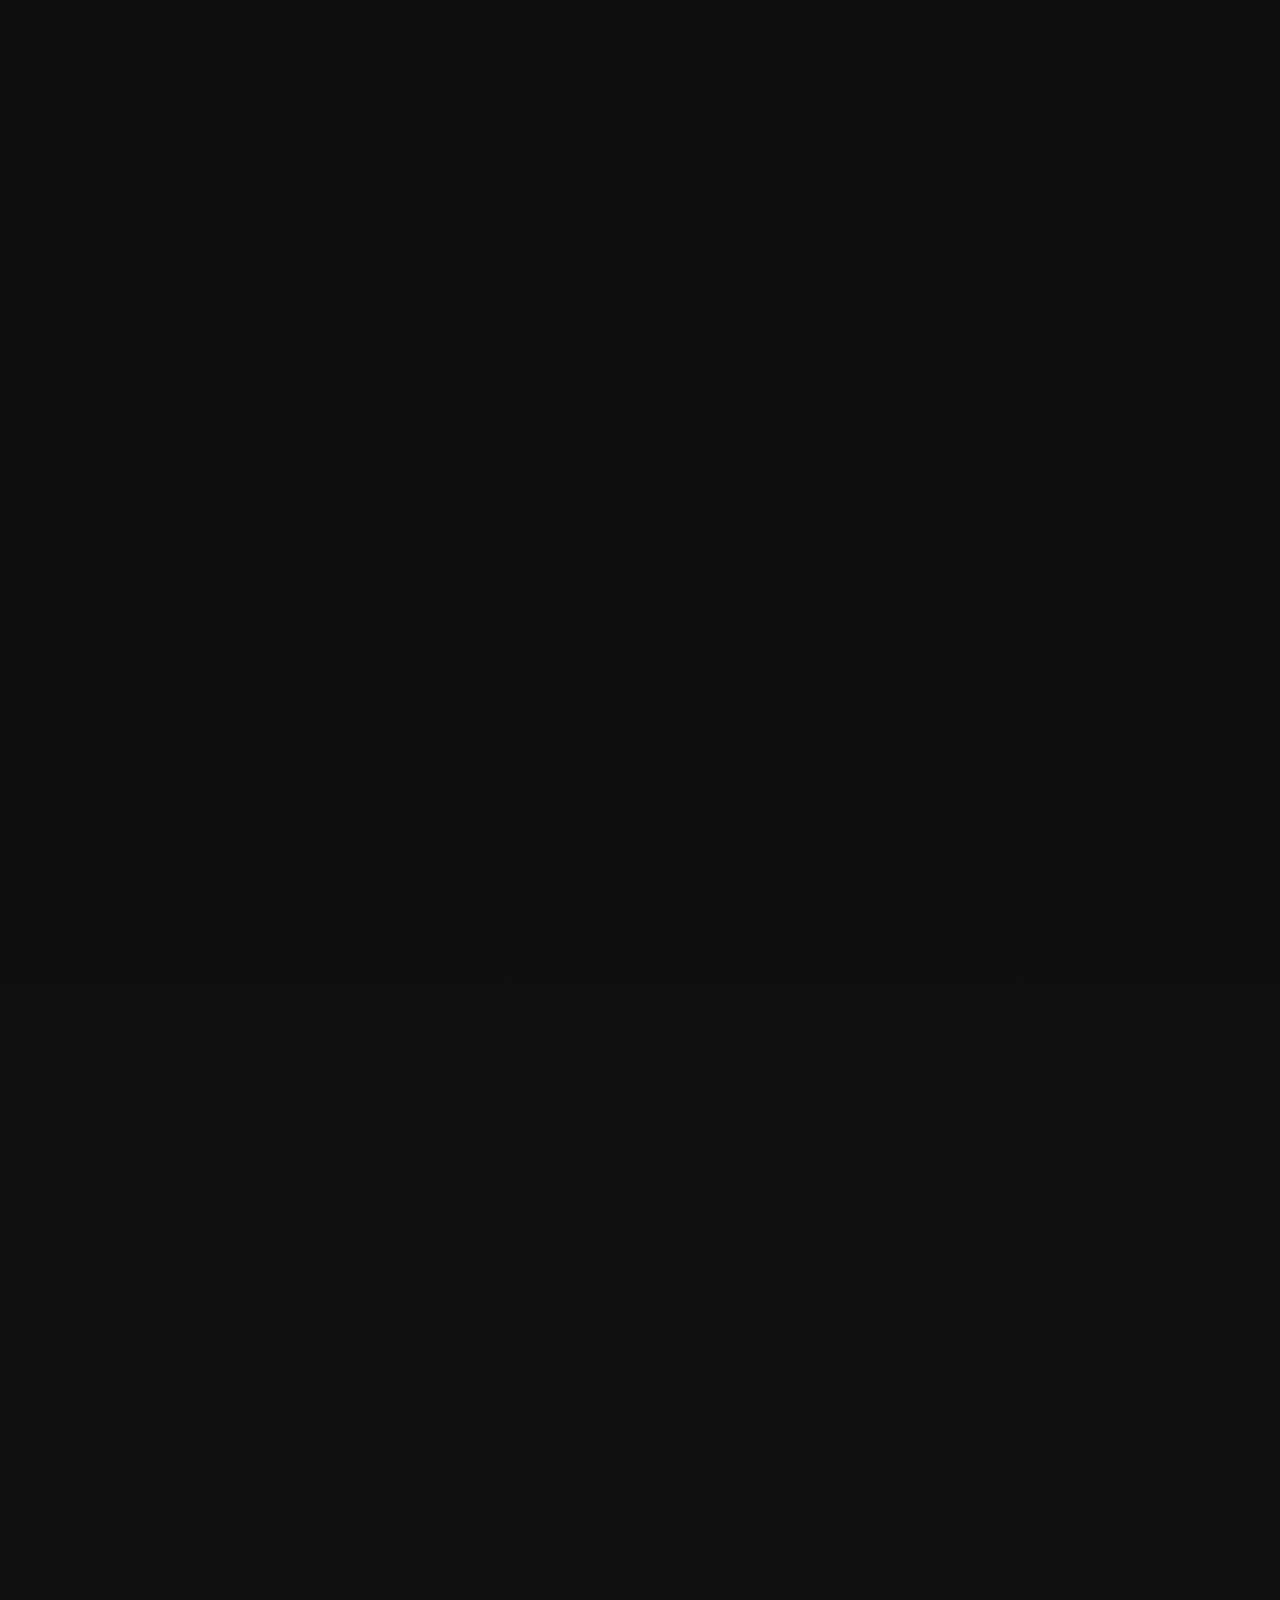
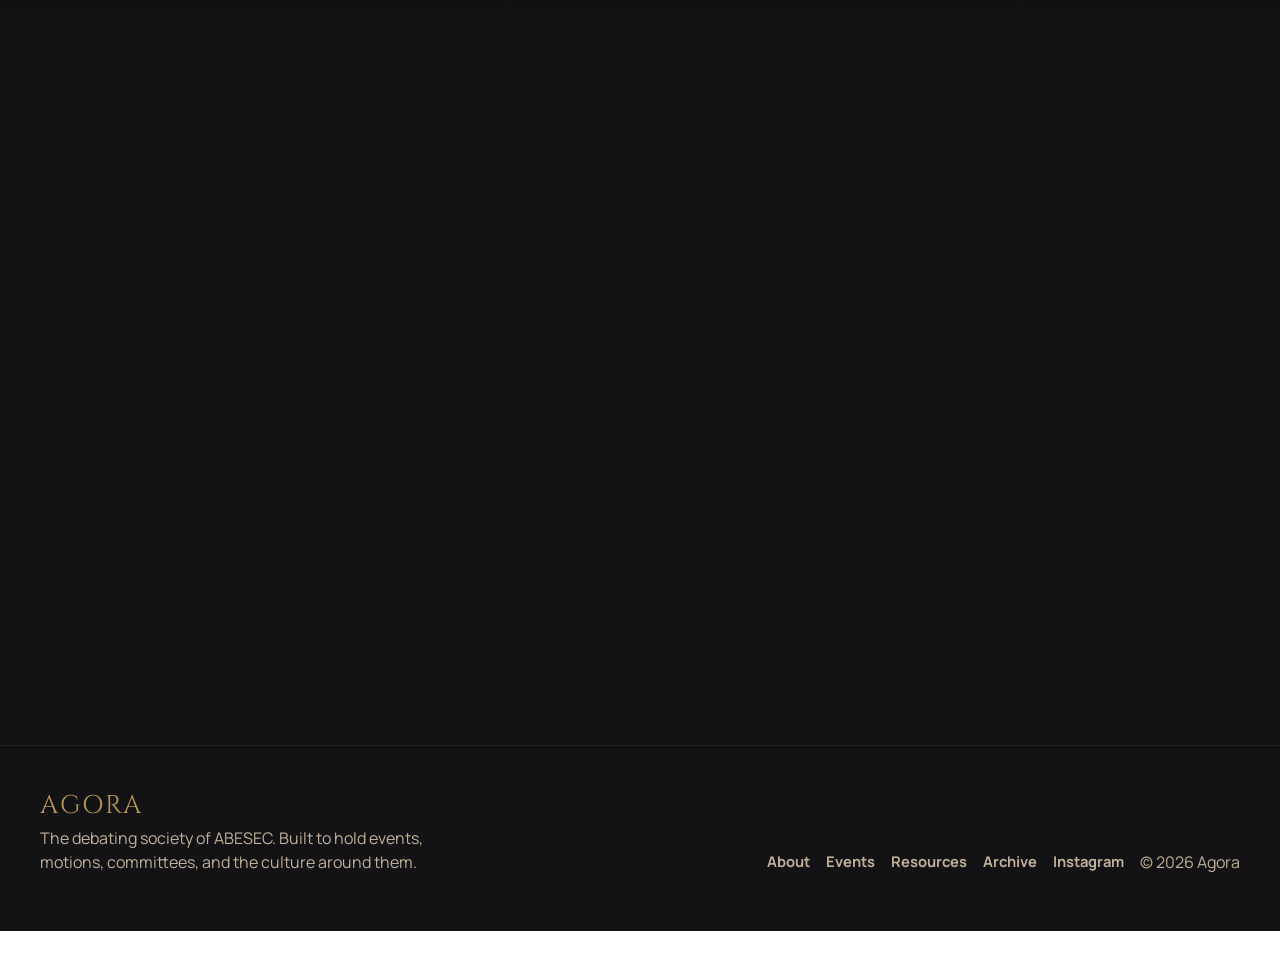
<file: dBETA.html>
<!DOCTYPE html>
<html lang="en">
<head>
    <meta charset="UTF-8">
    <meta http-equiv="refresh" content="0; url=index.html">
    <meta name="viewport" content="width=device-width, initial-scale=1.0">
    <title>Agora Redirect</title>
</head>
<body>
    <p>Agora has moved to <a href="index.html">index.html</a>.</p>
</body>
</html>
</file>
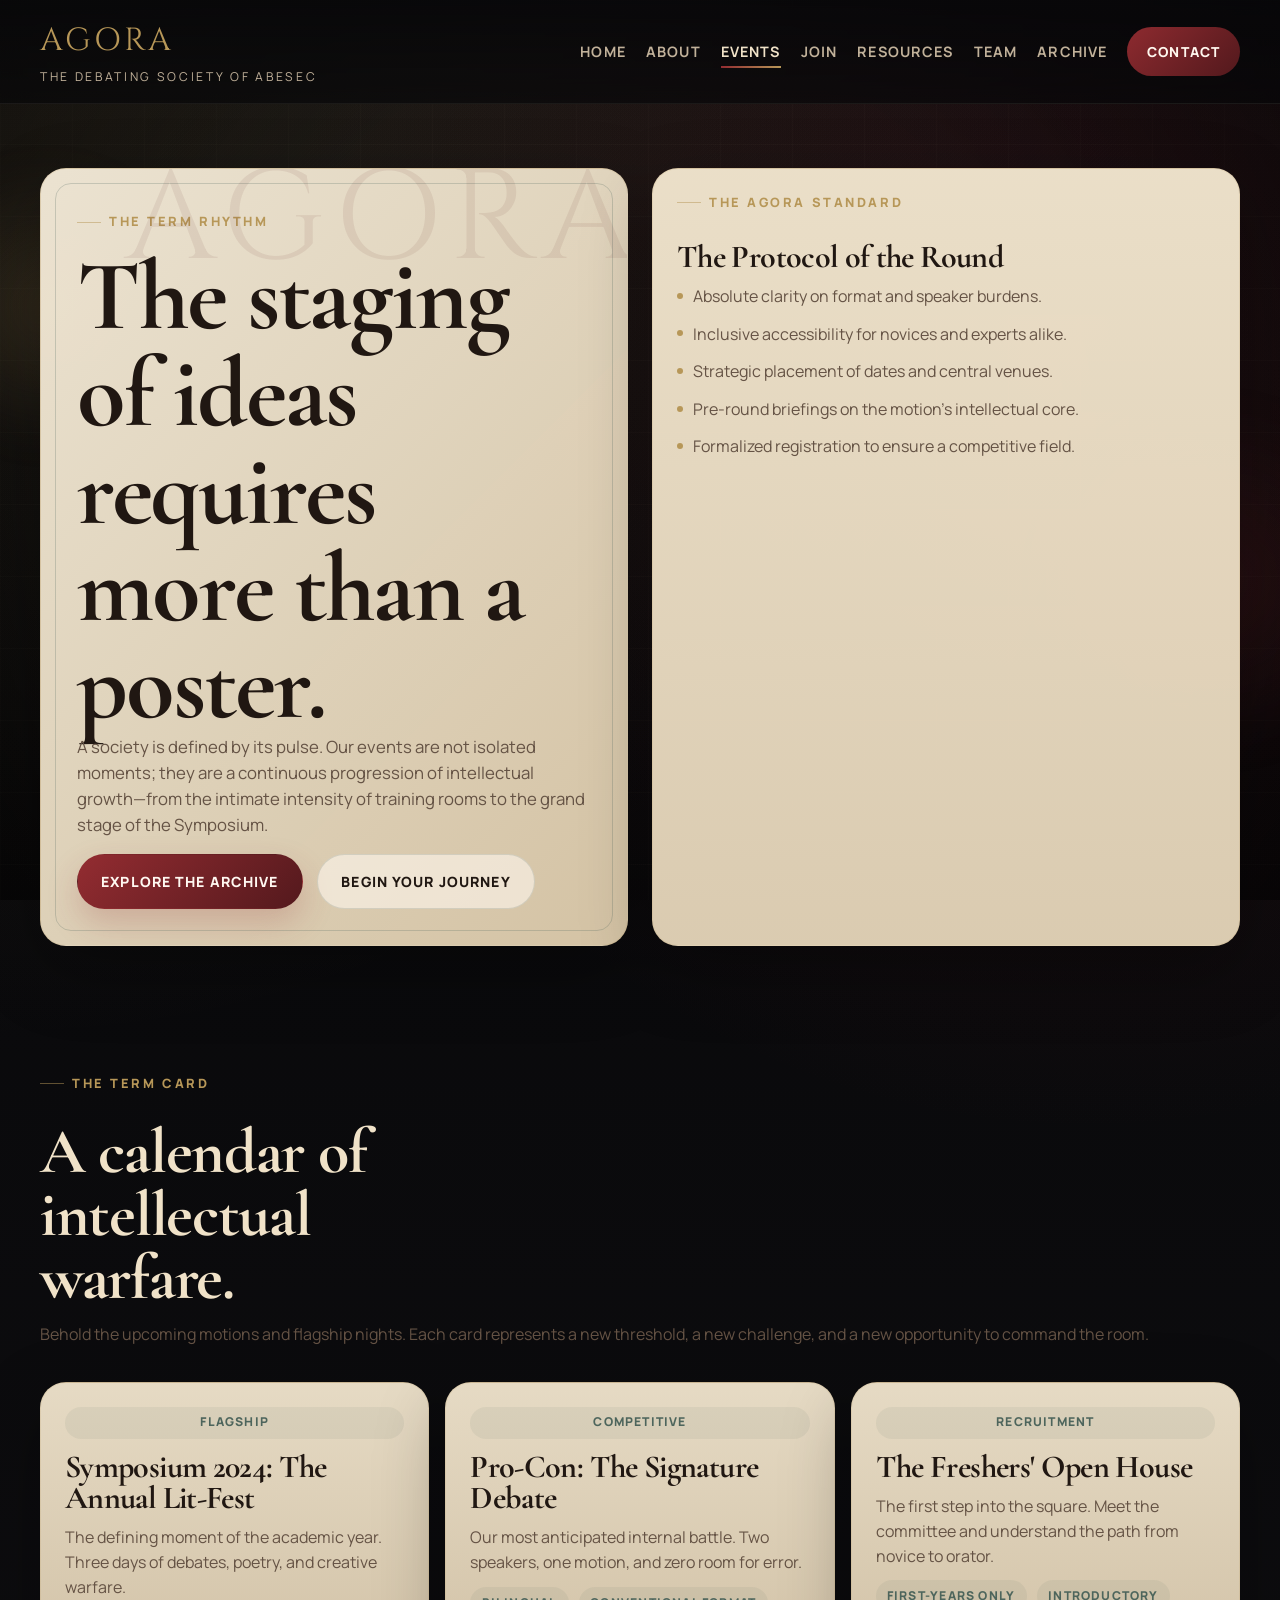
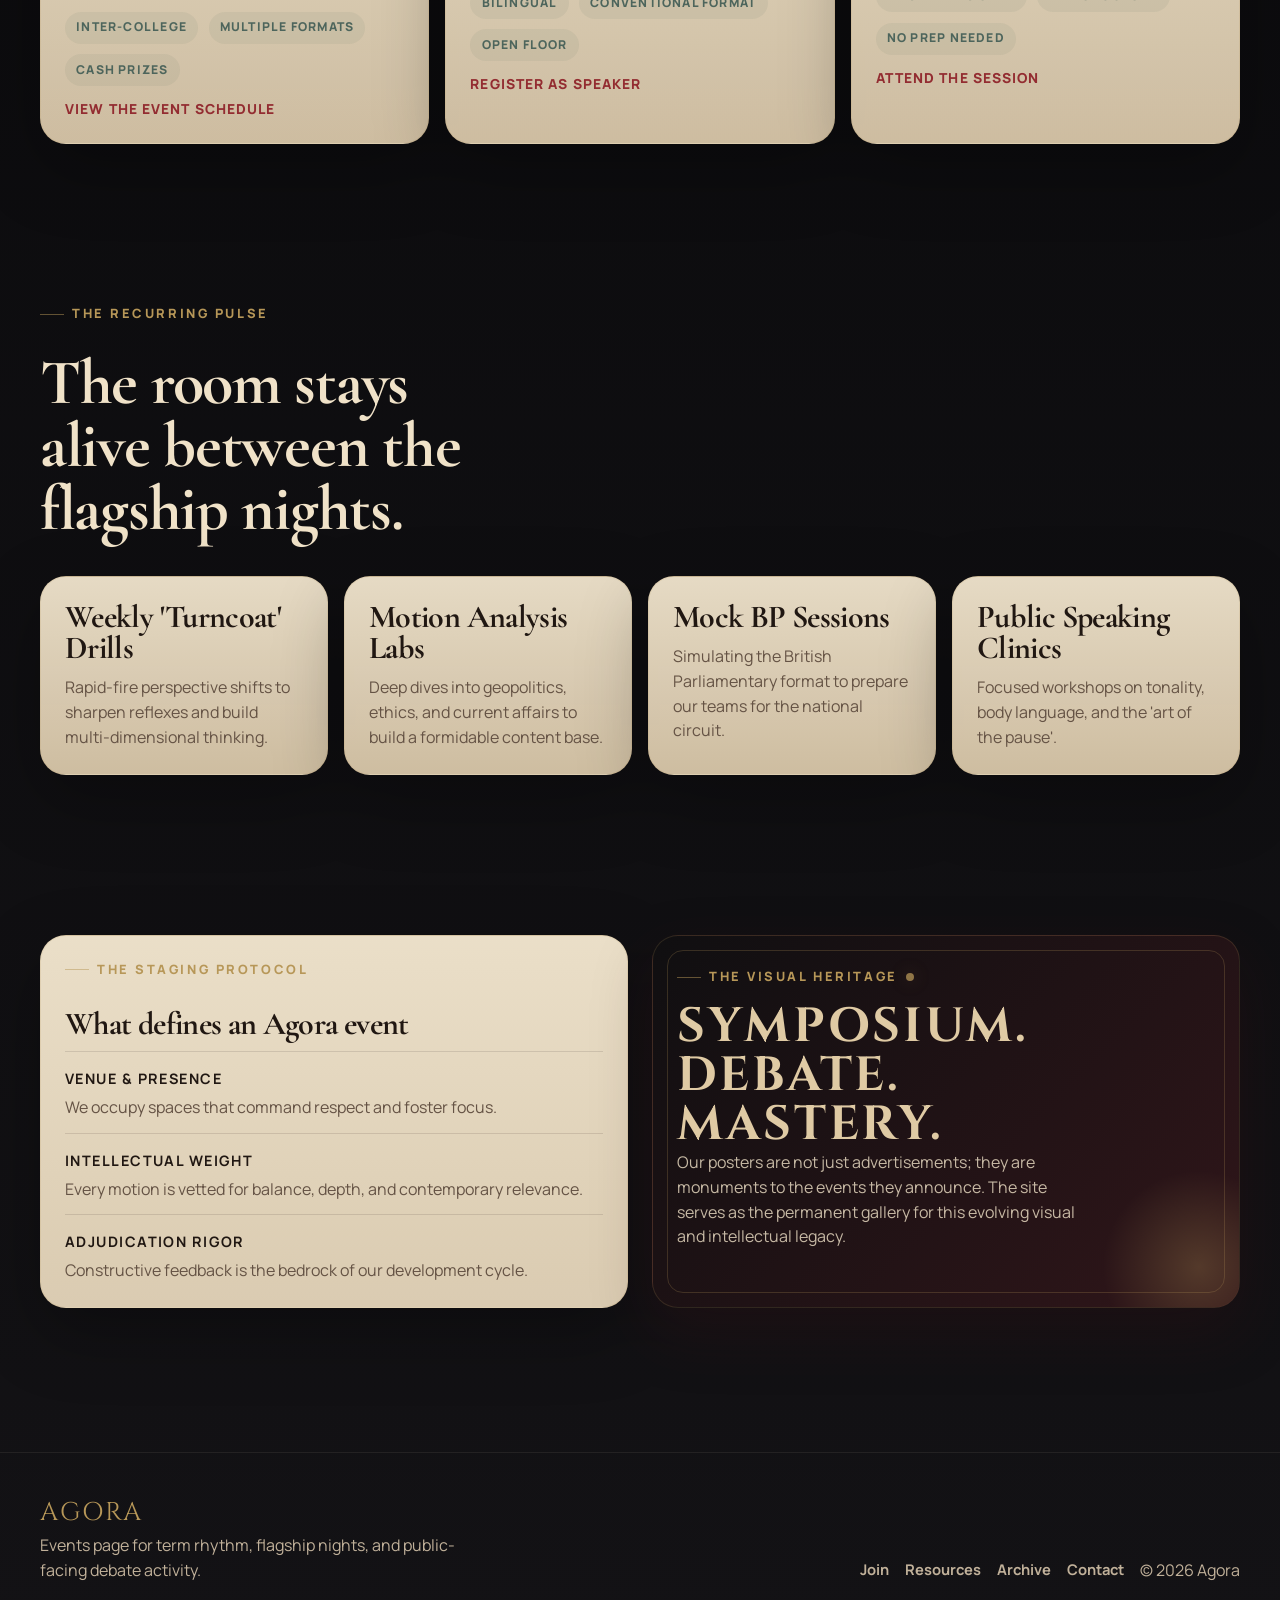
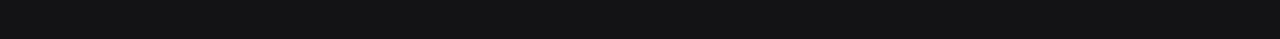
<file: events.html>
<!DOCTYPE html>
<html lang="en">
<head>
    <meta charset="UTF-8">
    <meta name="viewport" content="width=device-width, initial-scale=1.0">
    <title>Events | Agora Debating Society</title>
    <meta name="description" content="Explore Agora's term rhythm, featured debate nights, training sessions, and event publishing standards.">
    <link rel="preconnect" href="https://fonts.googleapis.com">
    <link rel="preconnect" href="https://fonts.gstatic.com" crossorigin>
    <link href="https://fonts.googleapis.com/css2?family=Cinzel:wght@500;600;700&family=Cormorant+Garamond:wght@500;600;700&family=Manrope:wght@400;500;600;700;800&display=swap" rel="stylesheet">
    <link rel="stylesheet" href="assets/css/site.css">
    <script src="assets/js/site.js" defer></script>
</head>
<body data-page="events">
    <header class="site-header">
        <div class="container nav-bar">
            <a class="brand" href="index.html" aria-label="Agora home">
                <span class="brand-mark">Agora</span>
                <span class="brand-sub">The Debating Society of ABESEC</span>
            </a>
            <button class="menu-toggle" id="menuToggle" type="button" aria-expanded="false" aria-controls="siteNav">
                <span aria-hidden="true"></span>
                <span class="sr-only">Toggle navigation</span>
            </button>
            <nav aria-label="Primary">
                <ul class="nav-menu" id="siteNav">
                    <li><a class="nav-link" data-nav="home" href="index.html">Home</a></li>
                    <li><a class="nav-link" data-nav="about" href="about.html">About</a></li>
                    <li><a class="nav-link" data-nav="events" href="events.html">Events</a></li>
                    <li><a class="nav-link" data-nav="join" href="join.html">Join</a></li>
                    <li><a class="nav-link" data-nav="resources" href="resources.html">Resources</a></li>
                    <li><a class="nav-link" data-nav="team" href="team.html">Team</a></li>
                    <li><a class="nav-link" data-nav="archive" href="archive.html">Archive</a></li>
                    <li><a class="nav-cta" data-nav="contact" href="contact.html">Contact</a></li>
                </ul>
            </nav>
        </div>
    </header>

    <main>
        <section class="page-hero" id="events-focus">
            <div class="container split-layout">
                <article class="hero-copy reveal">
                    <span class="eyebrow">The Term Rhythm</span>
                    <h1>The staging of ideas requires more than a poster.</h1>
                    <p class="lead">
                        A society is defined by its pulse. Our events are not isolated moments; they are a 
                        continuous progression of intellectual growth—from the intimate intensity of training 
                        rooms to the grand stage of the Symposium.
                    </p>
                    <div class="btn-row">
                        <a class="btn btn-primary" href="archive.html">Explore the Archive</a>
                        <a class="btn btn-secondary" href="join.html">Begin your Journey</a>
                    </div>
                </article>
                <article class="table-card reveal">
                    <span class="eyebrow">The Agora Standard</span>
                    <h3>The Protocol of the Round</h3>
                    <ul class="check-list">
                        <li>Absolute clarity on format and speaker burdens.</li>
                        <li>Inclusive accessibility for novices and experts alike.</li>
                        <li>Strategic placement of dates and central venues.</li>
                        <li>Pre-round briefings on the motion's intellectual core.</li>
                        <li>Formalized registration to ensure a competitive field.</li>
                    </ul>
                </article>
            </div>
        </section>

        <section class="section">
            <div class="container">
                <div class="section-head reveal">
                    <span class="eyebrow">The Term Card</span>
                    <h2>A calendar of intellectual warfare.</h2>
                    <p class="section-copy">
                        Behold the upcoming motions and flagship nights. Each card represents a new threshold, 
                        a new challenge, and a new opportunity to command the room.
                    </p>
                </div>
                <div class="grid-3" id="eventsGrid"></div>
            </div>
        </section>

        <section class="section">
            <div class="container">
                <div class="section-head reveal">
                    <span class="eyebrow">The Recurring Pulse</span>
                    <h2>The room stays alive between the flagship nights.</h2>
                </div>
                <div class="grid-4" id="rhythmGrid"></div>
            </div>
        </section>

        <section class="section">
            <div class="container split-layout">
                <article class="sidebar-card reveal">
                    <span class="eyebrow">The Staging Protocol</span>
                    <h3>What defines an Agora event</h3>
                    <div class="timeline-list">
                        <div class="timeline-item">
                            <strong>Venue & Presence</strong>
                            <span class="muted">We occupy spaces that command respect and foster focus.</span>
                        </div>
                        <div class="timeline-item">
                            <strong>Intellectual Weight</strong>
                            <span class="muted">Every motion is vetted for balance, depth, and contemporary relevance.</span>
                        </div>
                        <div class="timeline-item">
                            <strong>Adjudication Rigor</strong>
                            <span class="muted">Constructive feedback is the bedrock of our development cycle.</span>
                        </div>
                    </div>
                </article>

                <article class="poster-card reveal">
                    <span class="eyebrow">The Visual Heritage</span>
                    <h2 class="poster-heading">Symposium. Debate. Mastery.</h2>
                    <p class="poster-sub">
                        Our posters are not just advertisements; they are monuments to the events they announce. 
                        The site serves as the permanent gallery for this evolving visual and intellectual legacy.
                    </p>
                </article>
            </div>
        </section>
    </main>

    <footer class="site-footer">
        <div class="container footer-wrap">
            <div>
                <p class="brand-mark" style="font-size: 1.6rem;">Agora</p>
                <p class="footer-note">Events page for term rhythm, flagship nights, and public-facing debate activity.</p>
            </div>
            <div class="footer-links">
                <a href="join.html">Join</a>
                <a href="resources.html">Resources</a>
                <a href="archive.html">Archive</a>
                <a href="contact.html">Contact</a>
                <span class="footer-note">© <span id="currentYear"></span> Agora</span>
            </div>
        </div>
    </footer>
</body>
</html>
</file>
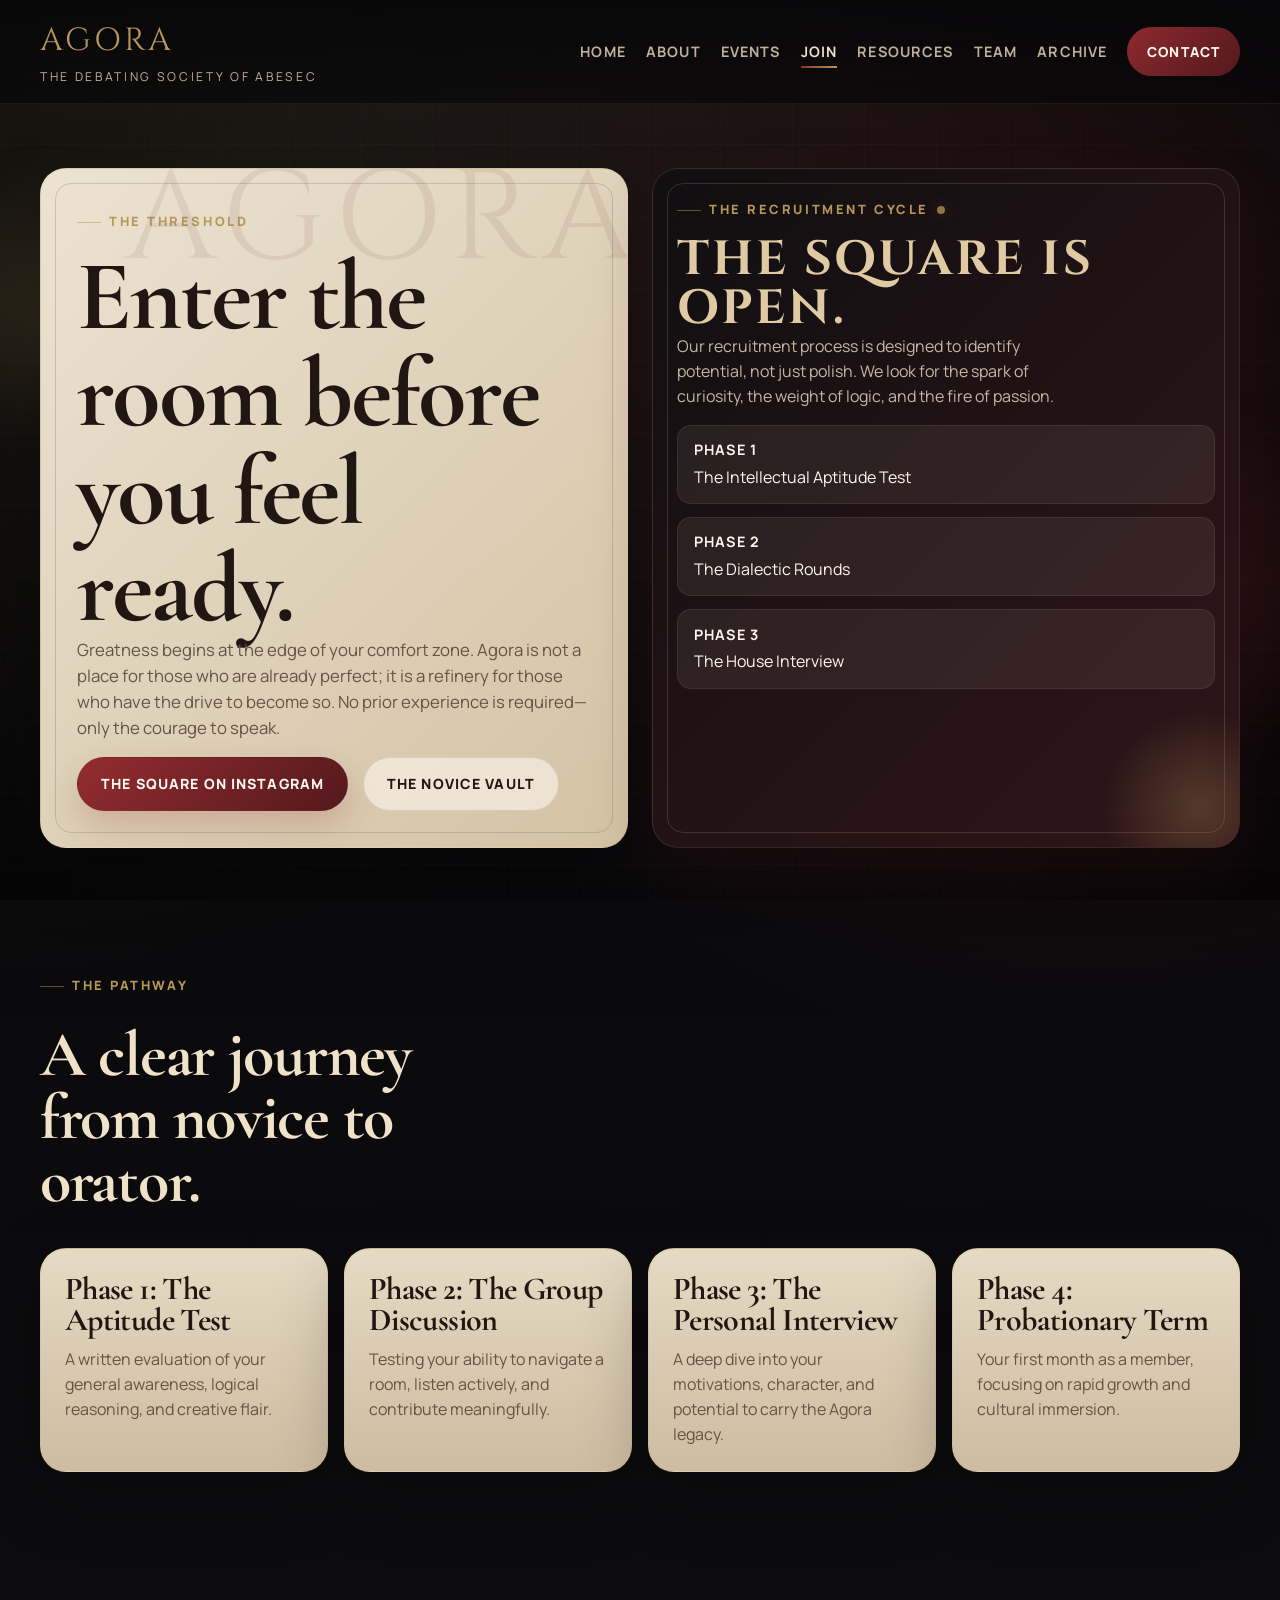
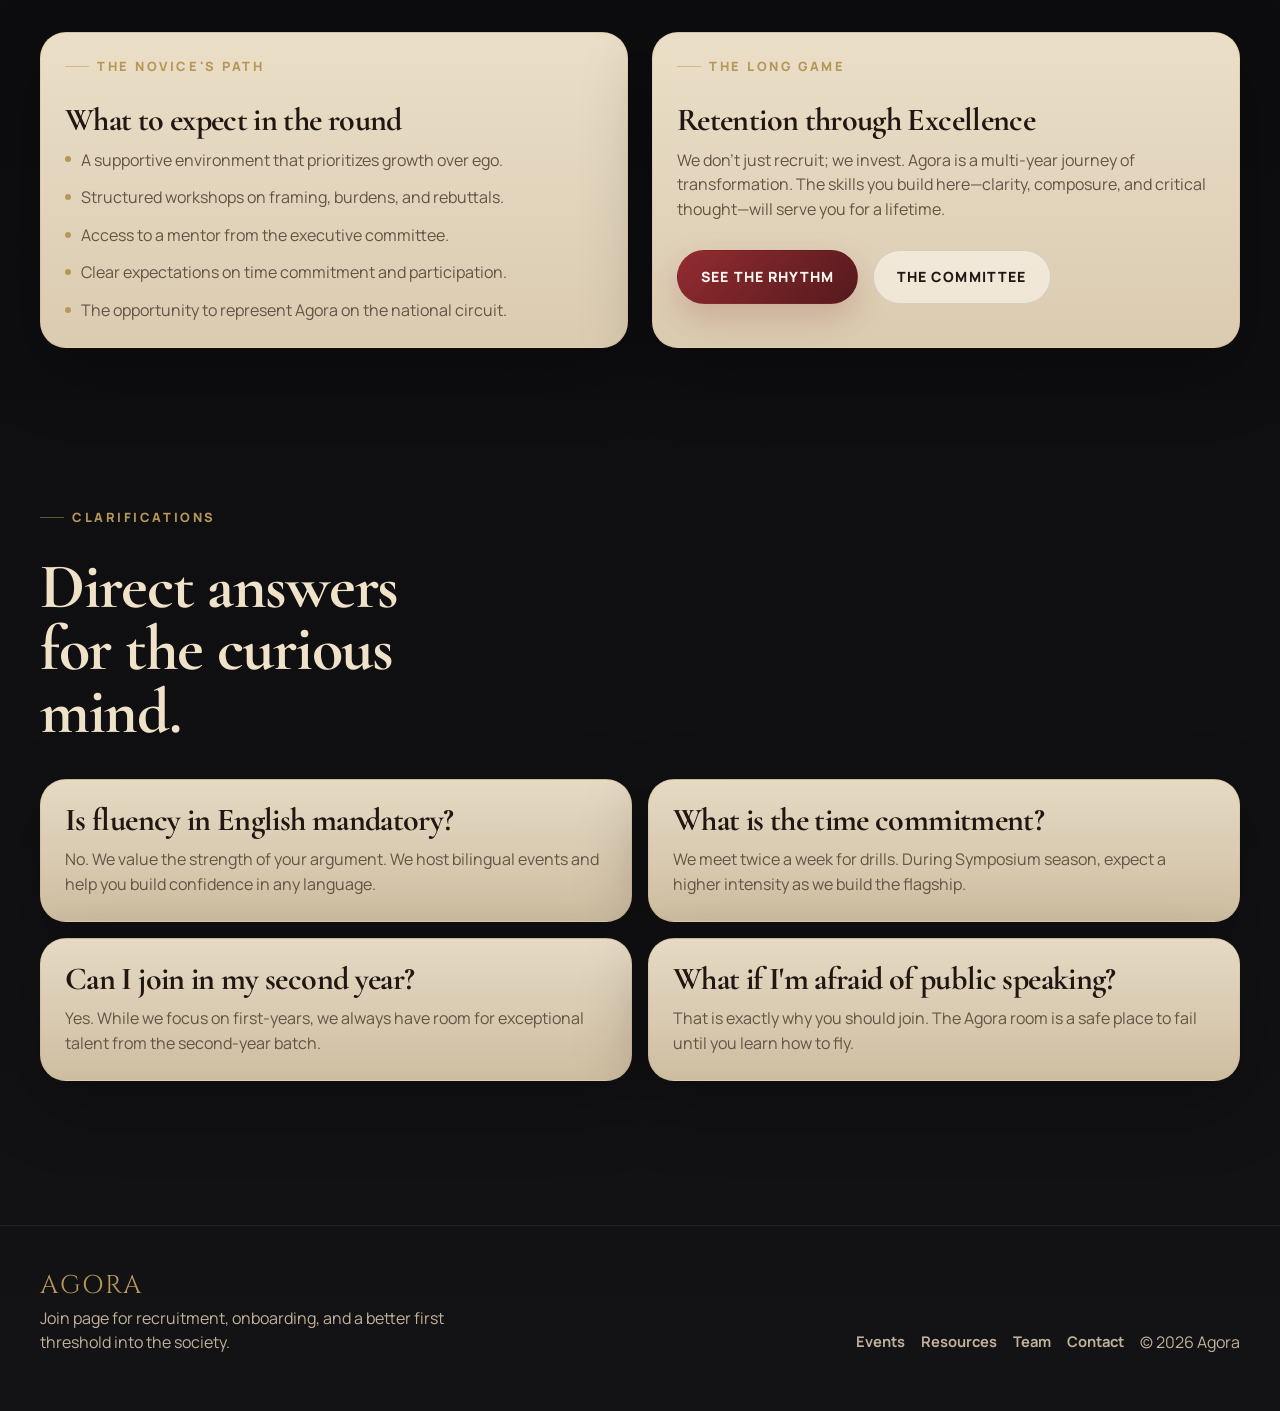
<file: join.html>
<!DOCTYPE html>
<html lang="en">
<head>
    <meta charset="UTF-8">
    <meta name="viewport" content="width=device-width, initial-scale=1.0">
    <title>Join Agora | ABESEC Debating Society</title>
    <meta name="description" content="Join Agora through a clear recruitment path, beginner-friendly onboarding, and a stronger entry into debate culture.">
    <link rel="preconnect" href="https://fonts.googleapis.com">
    <link rel="preconnect" href="https://fonts.gstatic.com" crossorigin>
    <link href="https://fonts.googleapis.com/css2?family=Cinzel:wght@500;600;700&family=Cormorant+Garamond:wght@500;600;700&family=Manrope:wght@400;500;600;700;800&display=swap" rel="stylesheet">
    <link rel="stylesheet" href="assets/css/site.css">
    <script src="assets/js/site.js" defer></script>
</head>
<body data-page="join">
    <header class="site-header">
        <div class="container nav-bar">
            <a class="brand" href="index.html" aria-label="Agora home">
                <span class="brand-mark">Agora</span>
                <span class="brand-sub">The Debating Society of ABESEC</span>
            </a>
            <button class="menu-toggle" id="menuToggle" type="button" aria-expanded="false" aria-controls="siteNav">
                <span aria-hidden="true"></span>
                <span class="sr-only">Toggle navigation</span>
            </button>
            <nav aria-label="Primary">
                <ul class="nav-menu" id="siteNav">
                    <li><a class="nav-link" data-nav="home" href="index.html">Home</a></li>
                    <li><a class="nav-link" data-nav="about" href="about.html">About</a></li>
                    <li><a class="nav-link" data-nav="events" href="events.html">Events</a></li>
                    <li><a class="nav-link" data-nav="join" href="join.html">Join</a></li>
                    <li><a class="nav-link" data-nav="resources" href="resources.html">Resources</a></li>
                    <li><a class="nav-link" data-nav="team" href="team.html">Team</a></li>
                    <li><a class="nav-link" data-nav="archive" href="archive.html">Archive</a></li>
                    <li><a class="nav-cta" data-nav="contact" href="contact.html">Contact</a></li>
                </ul>
            </nav>
        </div>
    </header>

    <main>
        <section class="page-hero">
            <div class="container join-layout">
                <article class="hero-copy reveal">
                    <span class="eyebrow">The Threshold</span>
                    <h1>Enter the room before you feel ready.</h1>
                    <p class="lead">
                        Greatness begins at the edge of your comfort zone. Agora is not a place for those who 
                        are already perfect; it is a refinery for those who have the drive to become so. 
                        No prior experience is required—only the courage to speak.
                    </p>
                    <div class="btn-row">
                        <a class="btn btn-primary" href="https://www.instagram.com/abes__agora/" target="_blank" rel="noreferrer">The Square on Instagram</a>
                        <a class="btn btn-secondary" href="resources.html">The Novice Vault</a>
                    </div>
                </article>
                <article class="poster-card reveal">
                    <span class="eyebrow">The Recruitment Cycle</span>
                    <h2 class="poster-heading">The Square is Open.</h2>
                    <p class="poster-sub">
                        Our recruitment process is designed to identify potential, not just polish. We look 
                        for the spark of curiosity, the weight of logic, and the fire of passion.
                    </p>
                    <div class="poster-steps">
                        <div class="poster-step">
                            <strong>Phase 1</strong>
                            <span>The Intellectual Aptitude Test</span>
                        </div>
                        <div class="poster-step">
                            <strong>Phase 2</strong>
                            <span>The Dialectic Rounds</span>
                        </div>
                        <div class="poster-step">
                            <strong>Phase 3</strong>
                            <span>The House Interview</span>
                        </div>
                    </div>
                </article>
            </div>
        </section>

        <section class="section">
            <div class="container">
                <div class="section-head reveal">
                    <span class="eyebrow">The Pathway</span>
                    <h2>A clear journey from novice to orator.</h2>
                </div>
                <div class="grid-4" id="joinSteps"></div>
            </div>
        </section>

        <section class="section">
            <div class="container split-layout">
                <article class="table-card reveal">
                    <span class="eyebrow">The Novice's Path</span>
                    <h3>What to expect in the round</h3>
                    <ul class="check-list">
                        <li>A supportive environment that prioritizes growth over ego.</li>
                        <li>Structured workshops on framing, burdens, and rebuttals.</li>
                        <li>Access to a mentor from the executive committee.</li>
                        <li>Clear expectations on time commitment and participation.</li>
                        <li>The opportunity to represent Agora on the national circuit.</li>
                    </ul>
                </article>
                <article class="sidebar-card reveal">
                    <span class="eyebrow">The Long Game</span>
                    <h3>Retention through Excellence</h3>
                    <p class="muted">
                        We don't just recruit; we invest. Agora is a multi-year journey of transformation. 
                        The skills you build here—clarity, composure, and critical thought—will serve 
                        you for a lifetime.
                    </p>
                    <div class="btn-row">
                        <a class="btn btn-primary" href="events.html">See the Rhythm</a>
                        <a class="btn btn-secondary" href="team.html">The Committee</a>
                    </div>
                </article>
            </div>
        </section>

        <section class="section">
            <div class="container">
                <div class="section-head reveal">
                    <span class="eyebrow">Clarifications</span>
                    <h2>Direct answers for the curious mind.</h2>
                </div>
                <div class="faq-grid" id="joinFaq"></div>
            </div>
        </section>
    </main>

    <footer class="site-footer">
        <div class="container footer-wrap">
            <div>
                <p class="brand-mark" style="font-size: 1.6rem;">Agora</p>
                <p class="footer-note">Join page for recruitment, onboarding, and a better first threshold into the society.</p>
            </div>
            <div class="footer-links">
                <a href="events.html">Events</a>
                <a href="resources.html">Resources</a>
                <a href="team.html">Team</a>
                <a href="contact.html">Contact</a>
                <span class="footer-note">© <span id="currentYear"></span> Agora</span>
            </div>
        </div>
    </footer>
</body>
</html>
</file>
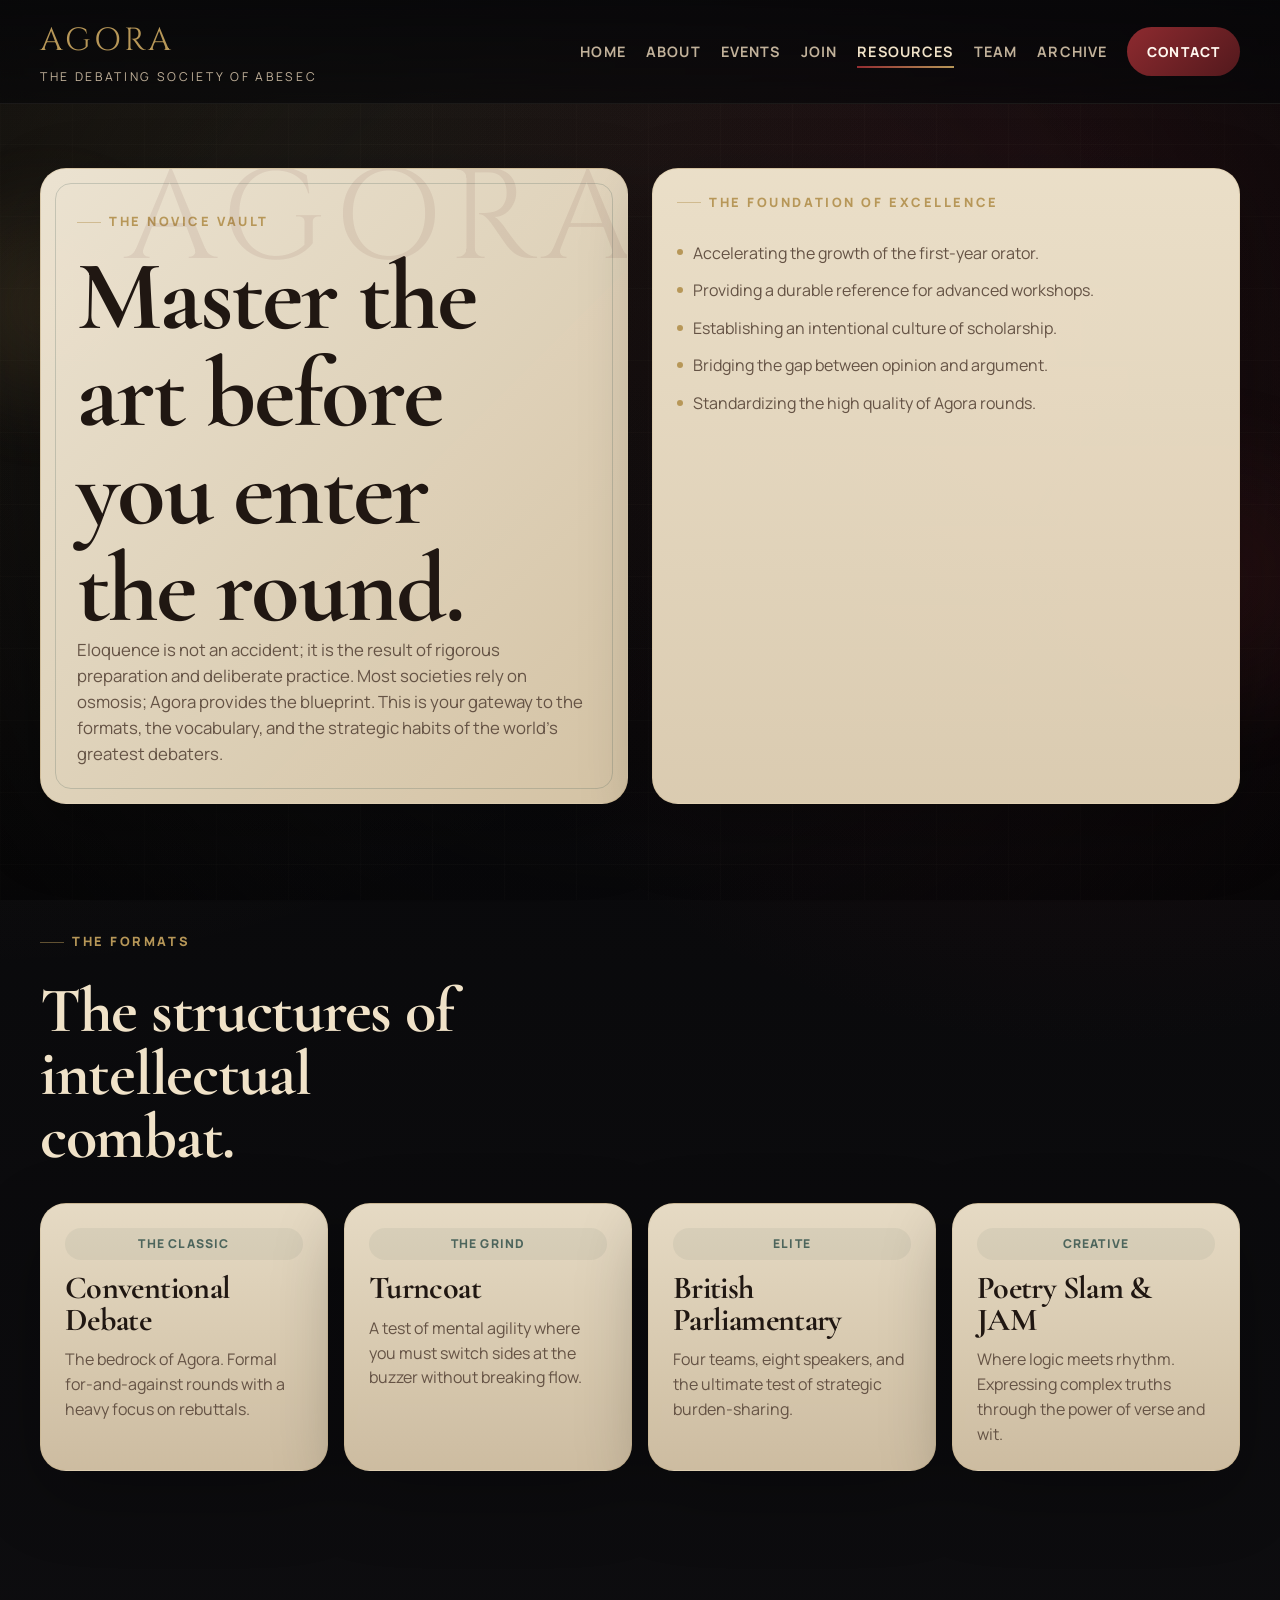
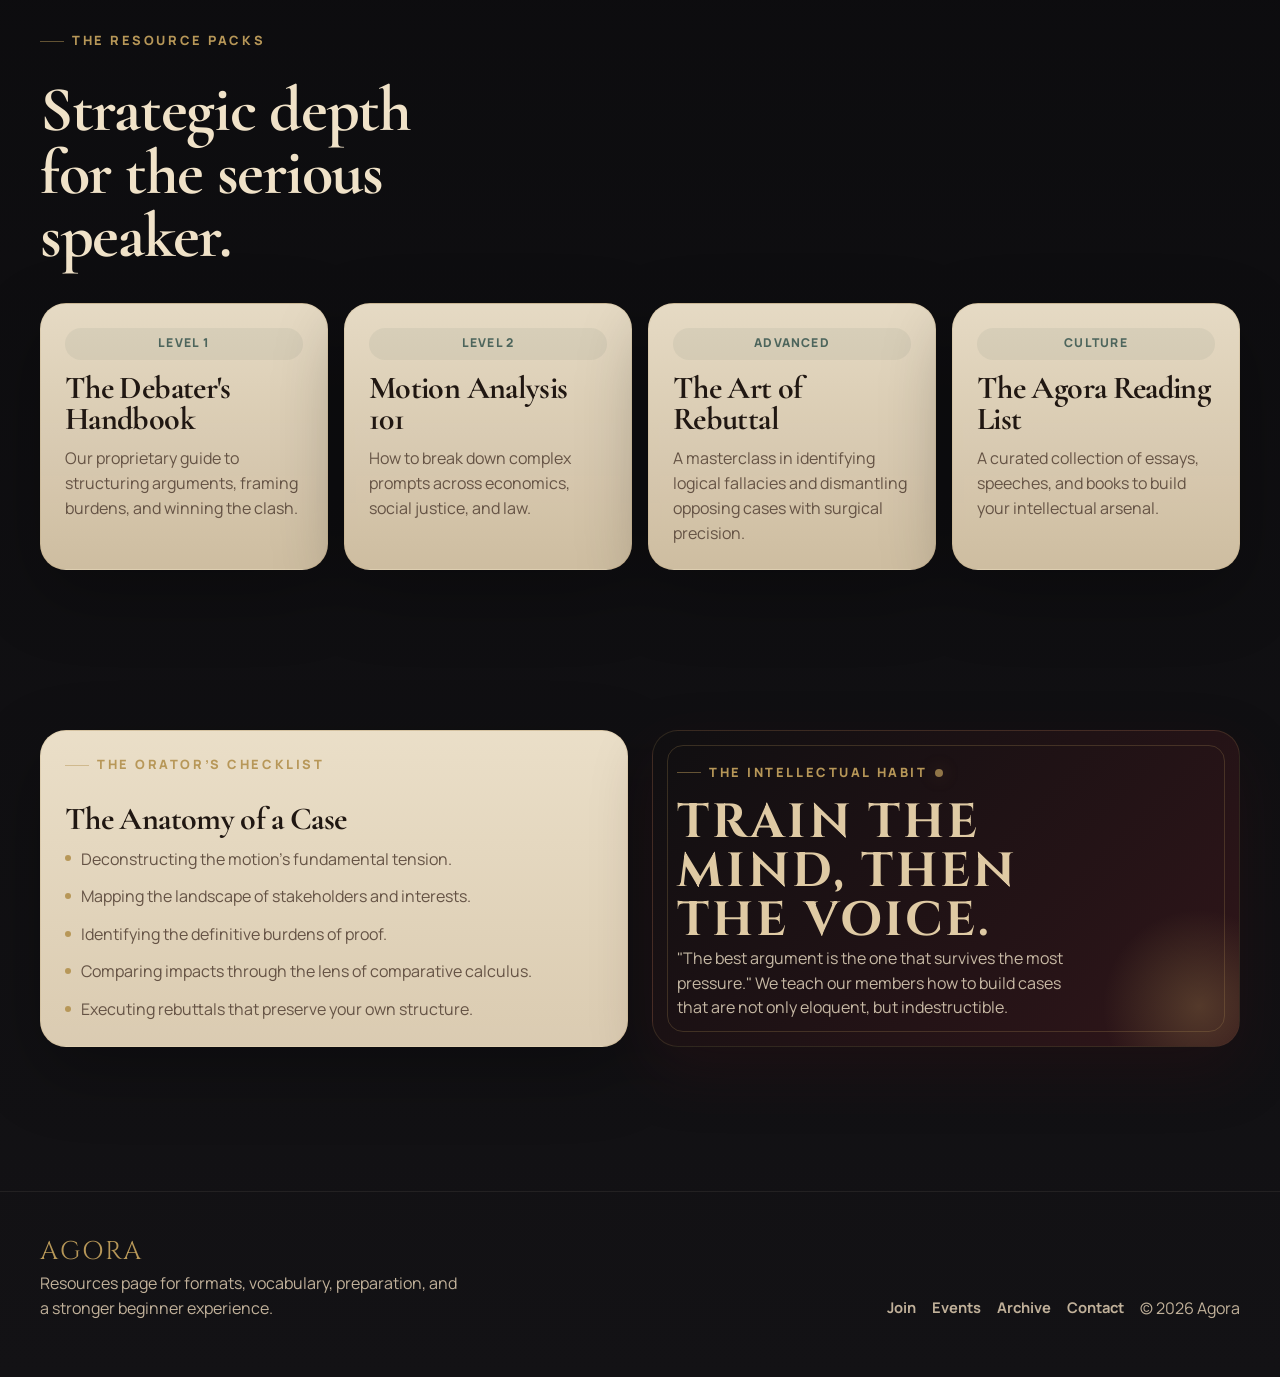
<file: resources.html>
<!DOCTYPE html>
<html lang="en">
<head>
    <meta charset="UTF-8">
    <meta name="viewport" content="width=device-width, initial-scale=1.0">
    <title>Resources | Agora Debating Society</title>
    <meta name="description" content="Explore beginner guides, formats, motion analysis, and debate skill resources for Agora members.">
    <link rel="preconnect" href="https://fonts.googleapis.com">
    <link rel="preconnect" href="https://fonts.gstatic.com" crossorigin>
    <link href="https://fonts.googleapis.com/css2?family=Cinzel:wght@500;600;700&family=Cormorant+Garamond:wght@500;600;700&family=Manrope:wght@400;500;600;700;800&display=swap" rel="stylesheet">
    <link rel="stylesheet" href="assets/css/site.css">
    <script src="assets/js/site.js" defer></script>
</head>
<body data-page="resources">
    <header class="site-header">
        <div class="container nav-bar">
            <a class="brand" href="index.html" aria-label="Agora home">
                <span class="brand-mark">Agora</span>
                <span class="brand-sub">The Debating Society of ABESEC</span>
            </a>
            <button class="menu-toggle" id="menuToggle" type="button" aria-expanded="false" aria-controls="siteNav">
                <span aria-hidden="true"></span>
                <span class="sr-only">Toggle navigation</span>
            </button>
            <nav aria-label="Primary">
                <ul class="nav-menu" id="siteNav">
                    <li><a class="nav-link" data-nav="home" href="index.html">Home</a></li>
                    <li><a class="nav-link" data-nav="about" href="about.html">About</a></li>
                    <li><a class="nav-link" data-nav="events" href="events.html">Events</a></li>
                    <li><a class="nav-link" data-nav="join" href="join.html">Join</a></li>
                    <li><a class="nav-link" data-nav="resources" href="resources.html">Resources</a></li>
                    <li><a class="nav-link" data-nav="team" href="team.html">Team</a></li>
                    <li><a class="nav-link" data-nav="archive" href="archive.html">Archive</a></li>
                    <li><a class="nav-cta" data-nav="contact" href="contact.html">Contact</a></li>
                </ul>
            </nav>
        </div>
    </header>

    <main>
        <section class="page-hero">
            <div class="container split-layout">
                <article class="hero-copy reveal">
                    <span class="eyebrow">The Novice Vault</span>
                    <h1>Master the art before you enter the round.</h1>
                    <p class="lead">
                        Eloquence is not an accident; it is the result of rigorous preparation and deliberate 
                        practice. Most societies rely on osmosis; Agora provides the blueprint. This is your 
                        gateway to the formats, the vocabulary, and the strategic habits of the world's 
                        greatest debaters.
                    </p>
                </article>
                <article class="table-card reveal">
                    <span class="eyebrow">The Foundation of Excellence</span>
                    <ul class="check-list">
                        <li>Accelerating the growth of the first-year orator.</li>
                        <li>Providing a durable reference for advanced workshops.</li>
                        <li>Establishing an intentional culture of scholarship.</li>
                        <li>Bridging the gap between opinion and argument.</li>
                        <li>Standardizing the high quality of Agora rounds.</li>
                    </ul>
                </article>
            </div>
        </section>

        <section class="section">
            <div class="container">
                <div class="section-head reveal">
                    <span class="eyebrow">The Formats</span>
                    <h2>The structures of intellectual combat.</h2>
                </div>
                <div class="grid-4" id="formatsGrid"></div>
            </div>
        </section>

        <section class="section">
            <div class="container">
                <div class="section-head reveal">
                    <span class="eyebrow">The Resource Packs</span>
                    <h2>Strategic depth for the serious speaker.</h2>
                </div>
                <div class="grid-4" id="resourcePacks"></div>
            </div>
        </section>

        <section class="section">
            <div class="container split-layout">
                <article class="sidebar-card reveal">
                    <span class="eyebrow">The Orator’s Checklist</span>
                    <h3>The Anatomy of a Case</h3>
                    <ul class="check-list">
                        <li>Deconstructing the motion’s fundamental tension.</li>
                        <li>Mapping the landscape of stakeholders and interests.</li>
                        <li>Identifying the definitive burdens of proof.</li>
                        <li>Comparing impacts through the lens of comparative calculus.</li>
                        <li>Executing rebuttals that preserve your own structure.</li>
                    </ul>
                </article>
                <article class="poster-card reveal">
                    <span class="eyebrow">The Intellectual Habit</span>
                    <h2 class="poster-heading">Train the Mind, then the Voice.</h2>
                    <p class="poster-sub">
                        "The best argument is the one that survives the most pressure." We teach our members 
                        how to build cases that are not only eloquent, but indestructible.
                    </p>
                </article>
            </div>
        </section>
    </main>

    <footer class="site-footer">
        <div class="container footer-wrap">
            <div>
                <p class="brand-mark" style="font-size: 1.6rem;">Agora</p>
                <p class="footer-note">Resources page for formats, vocabulary, preparation, and a stronger beginner experience.</p>
            </div>
            <div class="footer-links">
                <a href="join.html">Join</a>
                <a href="events.html">Events</a>
                <a href="archive.html">Archive</a>
                <a href="contact.html">Contact</a>
                <span class="footer-note">© <span id="currentYear"></span> Agora</span>
            </div>
        </div>
    </footer>
</body>
</html>
</file>
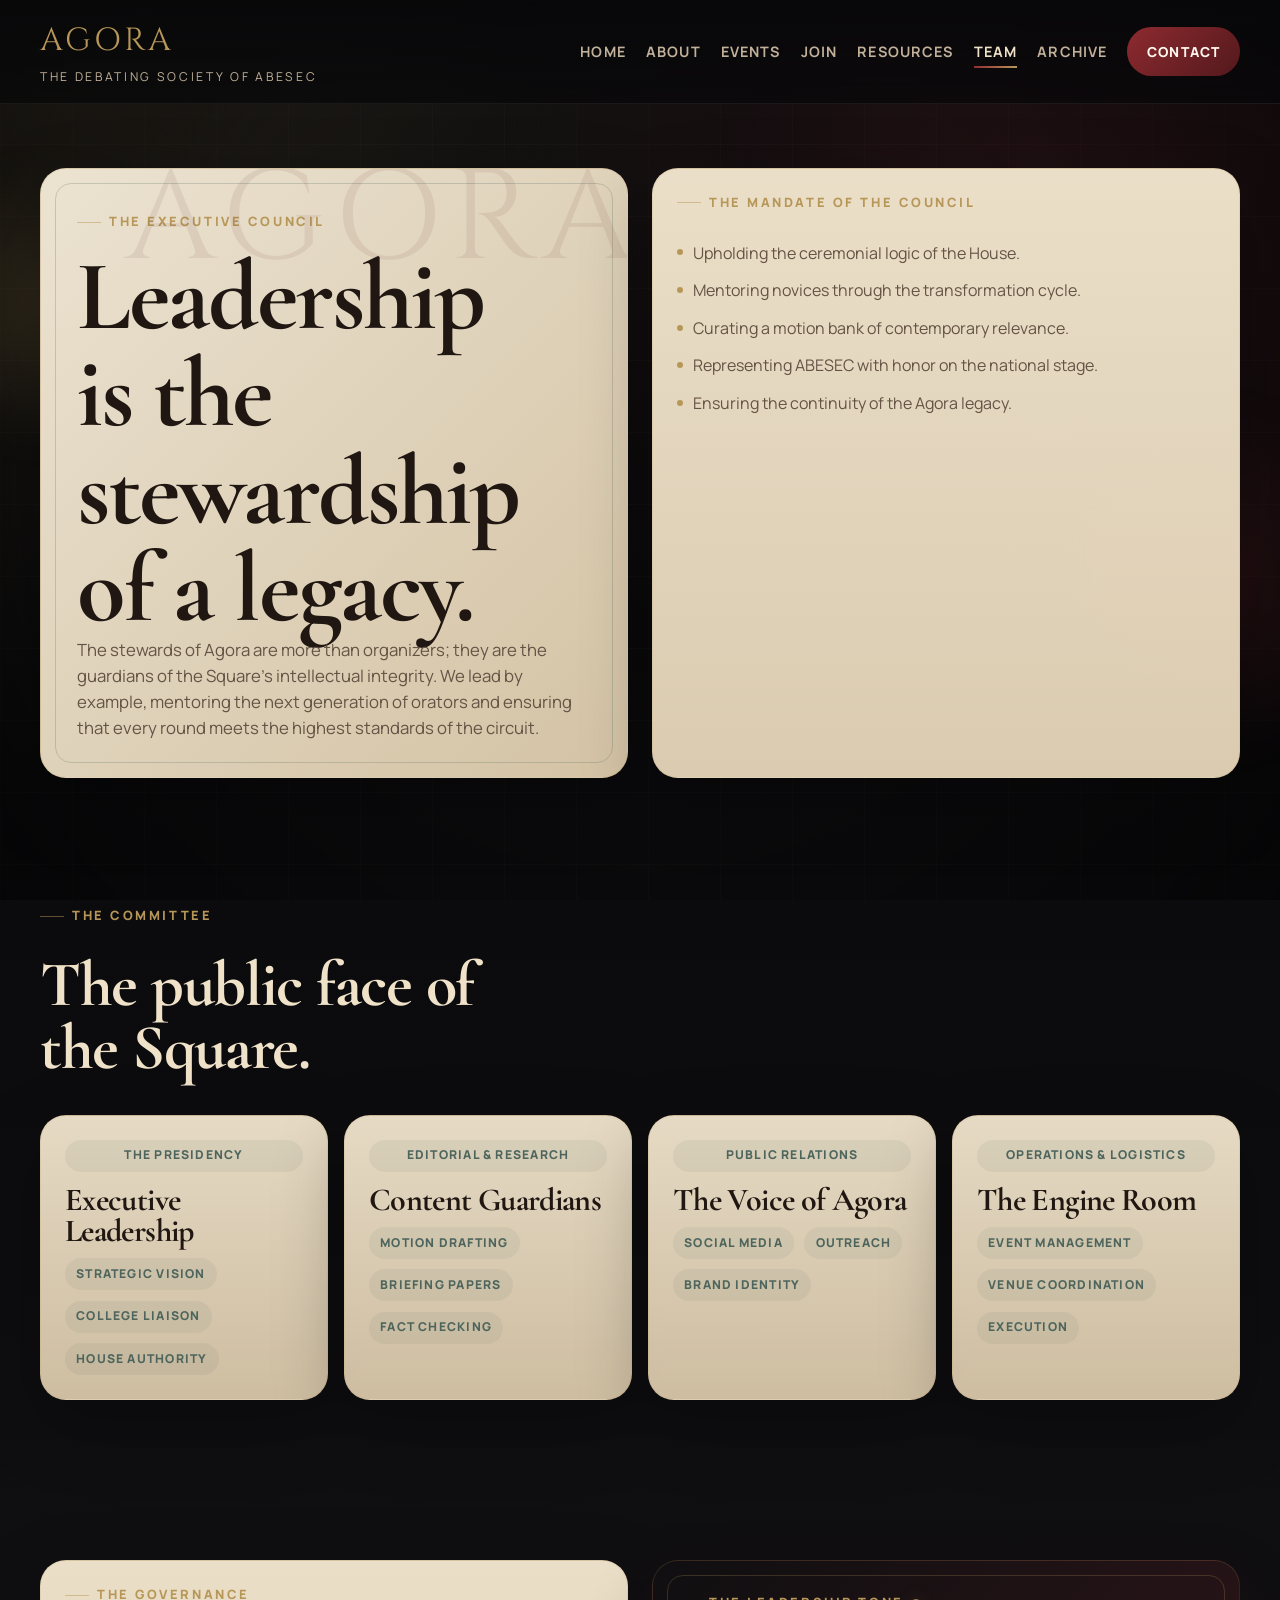
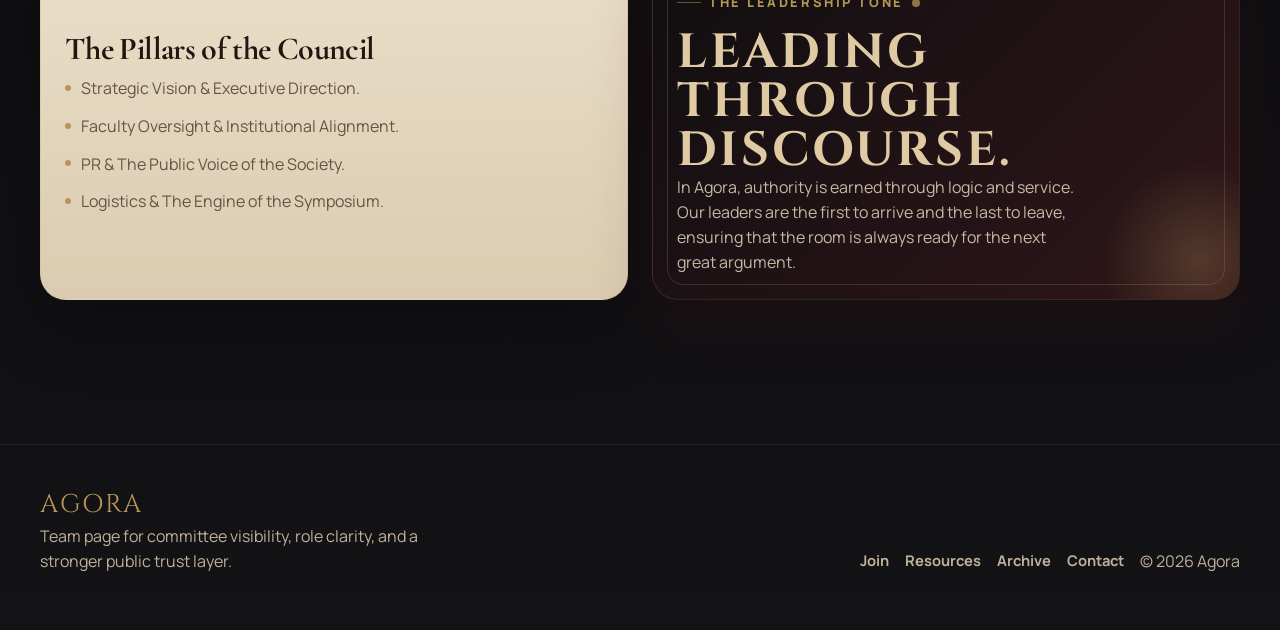
<file: team.html>
<!DOCTYPE html>
<html lang="en">
<head>
    <meta charset="UTF-8">
    <meta name="viewport" content="width=device-width, initial-scale=1.0">
    <title>Team | Agora Debating Society</title>
    <meta name="description" content="Meet the committee structure, leadership roles, and public-facing team layer of Agora.">
    <link rel="preconnect" href="https://fonts.googleapis.com">
    <link rel="preconnect" href="https://fonts.gstatic.com" crossorigin>
    <link href="https://fonts.googleapis.com/css2?family=Cinzel:wght@500;600;700&family=Cormorant+Garamond:wght@500;600;700&family=Manrope:wght@400;500;600;700;800&display=swap" rel="stylesheet">
    <link rel="stylesheet" href="assets/css/site.css">
    <script src="assets/js/site.js" defer></script>
</head>
<body data-page="team">
    <header class="site-header">
        <div class="container nav-bar">
            <a class="brand" href="index.html" aria-label="Agora home">
                <span class="brand-mark">Agora</span>
                <span class="brand-sub">The Debating Society of ABESEC</span>
            </a>
            <button class="menu-toggle" id="menuToggle" type="button" aria-expanded="false" aria-controls="siteNav">
                <span aria-hidden="true"></span>
                <span class="sr-only">Toggle navigation</span>
            </button>
            <nav aria-label="Primary">
                <ul class="nav-menu" id="siteNav">
                    <li><a class="nav-link" data-nav="home" href="index.html">Home</a></li>
                    <li><a class="nav-link" data-nav="about" href="about.html">About</a></li>
                    <li><a class="nav-link" data-nav="events" href="events.html">Events</a></li>
                    <li><a class="nav-link" data-nav="join" href="join.html">Join</a></li>
                    <li><a class="nav-link" data-nav="resources" href="resources.html">Resources</a></li>
                    <li><a class="nav-link" data-nav="team" href="team.html">Team</a></li>
                    <li><a class="nav-link" data-nav="archive" href="archive.html">Archive</a></li>
                    <li><a class="nav-cta" data-nav="contact" href="contact.html">Contact</a></li>
                </ul>
            </nav>
        </div>
    </header>

    <main>
        <section class="page-hero">
            <div class="container split-layout">
                <article class="hero-copy reveal">
                    <span class="eyebrow">The Executive Council</span>
                    <h1>Leadership is the stewardship of a legacy.</h1>
                    <p class="lead">
                        The stewards of Agora are more than organizers; they are the guardians of the Square’s 
                        intellectual integrity. We lead by example, mentoring the next generation of orators 
                        and ensuring that every round meets the highest standards of the circuit.
                    </p>
                </article>
                <article class="table-card reveal">
                    <span class="eyebrow">The Mandate of the Council</span>
                    <ul class="check-list">
                        <li>Upholding the ceremonial logic of the House.</li>
                        <li>Mentoring novices through the transformation cycle.</li>
                        <li>Curating a motion bank of contemporary relevance.</li>
                        <li>Representing ABESEC with honor on the national stage.</li>
                        <li>Ensuring the continuity of the Agora legacy.</li>
                    </ul>
                </article>
            </div>
        </section>

        <section class="section">
            <div class="container">
                <div class="section-head reveal">
                    <span class="eyebrow">The Committee</span>
                    <h2>The public face of the Square.</h2>
                </div>
                <div class="grid-4" id="teamGrid"></div>
            </div>
        </section>

        <section class="section">
            <div class="container split-layout">
                <article class="sidebar-card reveal">
                    <span class="eyebrow">The Governance</span>
                    <h3>The Pillars of the Council</h3>
                    <ul class="check-list">
                        <li>Strategic Vision & Executive Direction.</li>
                        <li>Faculty Oversight & Institutional Alignment.</li>
                        <li>PR & The Public Voice of the Society.</li>
                        <li>Logistics & The Engine of the Symposium.</li>
                    </ul>
                </article>
                <article class="poster-card reveal">
                    <span class="eyebrow">The Leadership Tone</span>
                    <h2 class="poster-heading">Leading through Discourse.</h2>
                    <p class="poster-sub">
                        In Agora, authority is earned through logic and service. Our leaders are the first to 
                        arrive and the last to leave, ensuring that the room is always ready for the next 
                        great argument.
                    </p>
                </article>
            </div>
        </section>
    </main>

    <footer class="site-footer">
        <div class="container footer-wrap">
            <div>
                <p class="brand-mark" style="font-size: 1.6rem;">Agora</p>
                <p class="footer-note">Team page for committee visibility, role clarity, and a stronger public trust layer.</p>
            </div>
            <div class="footer-links">
                <a href="join.html">Join</a>
                <a href="resources.html">Resources</a>
                <a href="archive.html">Archive</a>
                <a href="contact.html">Contact</a>
                <span class="footer-note">© <span id="currentYear"></span> Agora</span>
            </div>
        </div>
    </footer>
</body>
</html>
</file>
<file: assets/css/site.css>
:root {
    --night: #09090b;
    --night-soft: #131215;
    --night-deep: #1b1718;
    --paper: #efe2ca;
    --paper-strong: #dfcaa4;
    --surface: rgba(239, 226, 202, 0.9);
    --surface-strong: rgba(241, 232, 214, 0.97);
    --surface-dark: rgba(21, 18, 20, 0.9);
    --text-main: #f0e2c8;
    --text-soft: #c1b19a;
    --card-ink: #201712;
    --card-soft: #655345;
    --oxblood: #932c31;
    --oxblood-deep: #54191d;
    --bronze: #b79758;
    --olive: #4d655c;
    --line-light: rgba(240, 226, 200, 0.1);
    --line-dark: rgba(32, 23, 18, 0.12);
    --shadow-soft: 0 24px 70px rgba(0, 0, 0, 0.28);
    --shadow-hard: 0 24px 60px rgba(58, 15, 18, 0.25);
    --radius-xl: 34px;
    --radius-lg: 26px;
    --radius-md: 18px;
    --radius-sm: 12px;
    --max-width: 1200px;
    --transition: 220ms ease;
}

@keyframes gridDrift {
    0% { transform: translate3d(0, 0, 0); }
    50% { transform: translate3d(-18px, 12px, 0); }
    100% { transform: translate3d(0, 0, 0); }
}

@keyframes ambientPulse {
    0% { opacity: 0.72; transform: scale(1) translate3d(0, 0, 0); }
    50% { opacity: 0.9; transform: scale(1.08) translate3d(1%, -1%, 0); }
    100% { opacity: 0.72; transform: scale(1) translate3d(0, 0, 0); }
}

@keyframes grainShift {
    0% { transform: translate3d(0, 0, 0); }
    50% { transform: translate3d(-1%, 1%, 0); }
    100% { transform: translate3d(0, 0, 0); }
}

@keyframes sigilFloat {
    0% { transform: translate3d(0, 0, 0) rotate(0deg); }
    50% { transform: translate3d(0, -10px, 0) rotate(2deg); }
    100% { transform: translate3d(0, 0, 0) rotate(0deg); }
}

@keyframes haloRotate {
    0% { transform: rotate(0deg) scale(1); }
    100% { transform: rotate(360deg) scale(1.04); }
}

@keyframes shimmerSweep {
    0% { transform: translateX(-120%) skewX(-18deg); opacity: 0; }
    20% { opacity: 0.24; }
    60% { opacity: 0.14; }
    100% { transform: translateX(140%) skewX(-18deg); opacity: 0; }
}

* {
    box-sizing: border-box;
    margin: 0;
    padding: 0;
}

html {
    scroll-behavior: smooth;
}

body {
    min-height: 100vh;
    font-family: "Manrope", sans-serif;
    background:
        radial-gradient(circle at top left, rgba(183, 151, 88, 0.15), transparent 30%),
        radial-gradient(circle at 85% 10%, rgba(147, 44, 49, 0.18), transparent 26%),
        linear-gradient(180deg, #070709 0%, var(--night) 25%, var(--night-soft) 100%);
    color: var(--text-main);
    line-height: 1.55;
    overflow-x: hidden;
}

body::before,
body::after {
    content: "";
    position: fixed;
    inset: 0;
    pointer-events: none;
    z-index: -2;
}

body::before {
    background:
        linear-gradient(rgba(240, 226, 200, 0.025) 1px, transparent 1px),
        linear-gradient(90deg, rgba(240, 226, 200, 0.02) 1px, transparent 1px);
    background-size: 72px 72px;
    z-index: -3;
    animation: gridDrift 24s ease-in-out infinite;
}

body::after {
    background:
        radial-gradient(circle at center, transparent 52%, rgba(0, 0, 0, 0.42) 100%),
        linear-gradient(180deg, rgba(255, 255, 255, 0.02), rgba(0, 0, 0, 0.08));
    animation: ambientPulse 16s ease-in-out infinite;
}

img {
    display: block;
    max-width: 100%;
}

a {
    color: inherit;
    text-decoration: none;
}

button,
input,
textarea,
select {
    font: inherit;
}

ul {
    list-style: none;
}

:focus-visible {
    outline: 3px solid rgba(183, 151, 88, 0.35);
    outline-offset: 3px;
}

.sr-only {
    position: absolute;
    width: 1px;
    height: 1px;
    padding: 0;
    margin: -1px;
    overflow: hidden;
    clip: rect(0, 0, 0, 0);
    white-space: nowrap;
    border: 0;
}

.container {
    width: min(100% - 2rem, var(--max-width));
    margin: 0 auto;
}

.site-header {
    position: sticky;
    top: 0;
    z-index: 100;
    padding: 1rem 0;
    backdrop-filter: blur(12px);
    background: linear-gradient(180deg, rgba(7, 7, 9, 0.9), rgba(7, 7, 9, 0.68));
    border-bottom: 1px solid rgba(240, 226, 200, 0.08);
}

.nav-bar {
    display: flex;
    align-items: center;
    justify-content: space-between;
    gap: 1rem;
}

.brand {
    display: inline-flex;
    flex-direction: column;
    gap: 0.15rem;
}

.brand-mark {
    font-family: "Cinzel", serif;
    font-size: 2rem;
    letter-spacing: 0.1em;
    text-transform: uppercase;
    color: var(--bronze);
}

.brand-sub {
    font-size: 0.76rem;
    letter-spacing: 0.22em;
    text-transform: uppercase;
    color: var(--text-soft);
}

.nav-menu {
    display: flex;
    align-items: center;
    gap: 1.25rem;
}

.nav-link {
    position: relative;
    font-size: 0.9rem;
    font-weight: 700;
    letter-spacing: 0.08em;
    text-transform: uppercase;
    color: var(--text-soft);
}

.nav-link::after {
    content: "";
    position: absolute;
    left: 0;
    bottom: -0.45rem;
    width: 100%;
    height: 2px;
    background: linear-gradient(90deg, var(--oxblood), var(--bronze));
    transform: scaleX(0);
    transform-origin: left;
    transition: transform var(--transition);
}

.nav-link:hover::after,
.nav-link:focus-visible::after,
.nav-link.is-active::after {
    transform: scaleX(1);
}

.nav-link.is-active {
    color: var(--text-main);
}

.nav-cta {
    display: inline-flex;
    align-items: center;
    justify-content: center;
    min-height: 46px;
    padding: 0.85rem 1.25rem;
    border-radius: 999px;
    background: linear-gradient(135deg, rgba(147, 44, 49, 0.96), rgba(84, 25, 29, 0.98));
    color: #fff7ee;
    font-size: 0.86rem;
    font-weight: 800;
    letter-spacing: 0.08em;
    text-transform: uppercase;
    transition: transform var(--transition), box-shadow var(--transition), filter var(--transition);
}

.nav-cta:hover,
.nav-cta:focus-visible,
.nav-cta.is-active {
    transform: translateY(-2px);
    box-shadow: 0 14px 32px rgba(147, 44, 49, 0.24);
    filter: brightness(1.05);
}

.menu-toggle {
    display: none;
    width: 48px;
    height: 48px;
    border-radius: 50%;
    border: 1px solid rgba(240, 226, 200, 0.12);
    background: rgba(20, 18, 20, 0.88);
    cursor: pointer;
}

.menu-toggle span,
.menu-toggle::before,
.menu-toggle::after {
    content: "";
    display: block;
    width: 18px;
    height: 2px;
    margin: 0 auto;
    background: var(--paper);
    transition: transform var(--transition), opacity var(--transition);
}

.menu-toggle::before {
    transform: translateY(-6px);
}

.menu-toggle::after {
    transform: translateY(4px);
}

.menu-toggle[aria-expanded="true"] span {
    opacity: 0;
}

.menu-toggle[aria-expanded="true"]::before {
    transform: translateY(2px) rotate(45deg);
}

.menu-toggle[aria-expanded="true"]::after {
    transform: translateY(0) rotate(-45deg);
}

main {
    position: relative;
    padding-bottom: 4rem;
}

main::before,
main::after {
    content: "";
    position: fixed;
    pointer-events: none;
    z-index: -1;
    filter: blur(24px);
}

main::before {
    top: 18%;
    left: -6rem;
    width: 18rem;
    height: 18rem;
    border-radius: 50%;
    background: radial-gradient(circle, rgba(183, 151, 88, 0.18), transparent 68%);
    animation: ambientPulse 18s ease-in-out infinite;
}

main::after {
    right: -7rem;
    bottom: 16%;
    width: 22rem;
    height: 22rem;
    border-radius: 50%;
    background: radial-gradient(circle, rgba(147, 44, 49, 0.16), transparent 70%);
    animation: ambientPulse 20s ease-in-out infinite reverse;
}

.section {
    padding: 5rem 0;
}

.page-hero {
    padding: 4rem 0 3rem;
}

.hero-layout,
.split-layout,
.join-layout,
.contact-layout {
    display: grid;
    gap: 1.5rem;
}

.hero-layout {
    grid-template-columns: minmax(0, 1.3fr) minmax(300px, 0.85fr);
    align-items: stretch;
    position: relative;
}

.hero-layout::before,
.hero-layout::after {
    content: "";
    position: absolute;
    pointer-events: none;
    z-index: 0;
}

.hero-layout::before {
    width: 220px;
    height: 220px;
    left: -36px;
    top: -28px;
    border-radius: 50%;
    background:
        radial-gradient(circle, rgba(183, 151, 88, 0.18), transparent 58%),
        conic-gradient(from 0deg, rgba(183, 151, 88, 0.14), transparent 40%, rgba(77, 101, 92, 0.16), transparent 80%, rgba(147, 44, 49, 0.12));
    filter: blur(6px);
    animation: haloRotate 26s linear infinite;
}

.hero-layout::after {
    width: 180px;
    height: 180px;
    right: 10%;
    bottom: -16px;
    border-radius: 32px;
    background:
        linear-gradient(135deg, rgba(147, 44, 49, 0.14), rgba(183, 151, 88, 0.16)),
        repeating-linear-gradient(135deg, rgba(240, 226, 200, 0.08) 0 10px, transparent 10px 22px);
    transform: rotate(-12deg);
    animation: sigilFloat 14s ease-in-out infinite;
}

.split-layout,
.join-layout,
.contact-layout {
    grid-template-columns: repeat(2, minmax(0, 1fr));
}

.hero-copy,
.panel-card,
.card,
.poster-card,
.timeline-card,
.faq-card,
.contact-card,
.table-card,
.feature-card,
.team-card,
.archive-tile,
.resource-card,
.cta-band,
.join-card,
.pull-quote,
.sidebar-card {
    border: 1px solid rgba(183, 151, 88, 0.18);
    border-radius: var(--radius-lg);
    background: var(--surface);
    color: var(--card-ink);
    box-shadow: var(--shadow-soft);
    transition:
        transform 320ms cubic-bezier(0.22, 1, 0.36, 1),
        box-shadow 320ms cubic-bezier(0.22, 1, 0.36, 1),
        border-color 260ms ease,
        background 320ms ease;
}

.hero-copy,
.poster-card,
.card,
.panel-card,
.timeline-card,
.faq-card,
.contact-card,
.table-card,
.feature-card,
.team-card,
.archive-tile,
.resource-card,
.cta-band,
.join-card,
.pull-quote,
.sidebar-card {
    padding: 1.5rem;
}

.hero-copy {
    position: relative;
    overflow: hidden;
    padding: 2.25rem;
    background:
        linear-gradient(135deg, rgba(240, 231, 213, 0.98), rgba(222, 205, 173, 0.95)),
        linear-gradient(180deg, rgba(183, 151, 88, 0.08), rgba(147, 44, 49, 0.08));
}

.hero-copy::before {
    content: "";
    position: absolute;
    inset: 14px;
    border: 1px solid rgba(77, 101, 92, 0.24);
    border-radius: calc(var(--radius-lg) - 10px);
    pointer-events: none;
}

.hero-copy::after {
    content: "Agora";
    position: absolute;
    right: -1rem;
    top: -0.8rem;
    font-family: "Cinzel", serif;
    font-size: clamp(3.5rem, 11vw, 8rem);
    line-height: 1;
    letter-spacing: 0.08em;
    color: rgba(84, 25, 29, 0.08);
    text-transform: uppercase;
}

.hero-copy:hover,
.hero-copy:focus-within {
    transform: translateY(-6px);
    box-shadow: 0 34px 90px rgba(0, 0, 0, 0.3);
    border-color: rgba(183, 151, 88, 0.28);
}

.eyebrow {
    display: inline-flex;
    align-items: center;
    gap: 0.5rem;
    margin-bottom: 1rem;
    font-size: 0.8rem;
    font-weight: 800;
    letter-spacing: 0.2em;
    text-transform: uppercase;
    color: var(--bronze);
}

.eyebrow::before {
    content: "";
    width: 1.5rem;
    height: 1px;
    background: rgba(183, 151, 88, 0.5);
}

h1,
h2,
h3,
h4 {
    font-family: "Cormorant Garamond", serif;
    line-height: 0.98;
    letter-spacing: -0.02em;
}

h1 {
    font-size: clamp(3rem, 8vw, 6.2rem);
    max-width: 10ch;
}

h2 {
    font-size: clamp(2.3rem, 5vw, 4rem);
    max-width: 14ch;
}

h3 {
    font-size: clamp(1.5rem, 3vw, 2rem);
}

.lead,
.section-copy,
.muted {
    color: var(--card-soft);
}

.lead {
    max-width: 60ch;
    font-size: 1.05rem;
}

.section-head {
    display: grid;
    gap: 0.75rem;
    margin-bottom: 2.2rem;
}

.meta-row,
.pill-row,
.stats-grid,
.grid-2,
.grid-3,
.grid-4,
.detail-list,
.archive-grid,
.faq-grid {
    display: grid;
    gap: 1rem;
}

.stats-grid {
    grid-template-columns: repeat(4, minmax(0, 1fr));
}

.grid-2 {
    grid-template-columns: repeat(2, minmax(0, 1fr));
}

.grid-3 {
    grid-template-columns: repeat(3, minmax(0, 1fr));
}

.grid-4 {
    grid-template-columns: repeat(4, minmax(0, 1fr));
}

.detail-list {
    grid-template-columns: repeat(3, minmax(0, 1fr));
}

.archive-grid {
    grid-template-columns: repeat(12, minmax(0, 1fr));
}

.faq-grid {
    grid-template-columns: repeat(2, minmax(0, 1fr));
}

.metric {
    padding: 1.2rem;
    border-top: 1px solid rgba(32, 23, 18, 0.14);
}

.metric strong {
    display: block;
    margin-bottom: 0.35rem;
    font-size: 1.1rem;
    font-weight: 800;
}

.metric span {
    color: var(--card-soft);
    font-size: 0.94rem;
}

.pill,
.tag {
    display: inline-flex;
    align-items: center;
    justify-content: center;
    min-height: 32px;
    padding: 0.35rem 0.7rem;
    border-radius: 999px;
    background: rgba(77, 101, 92, 0.08);
    color: var(--olive);
    font-size: 0.76rem;
    font-weight: 800;
    letter-spacing: 0.1em;
    text-transform: uppercase;
}

.pill-row,
.meta-row {
    display: flex;
    flex-wrap: wrap;
    gap: 0.65rem;
}

.btn-row {
    display: flex;
    flex-wrap: wrap;
    gap: 0.9rem;
    margin-top: 1rem;
}

.btn {
    display: inline-flex;
    align-items: center;
    justify-content: center;
    min-height: 52px;
    padding: 0.95rem 1.45rem;
    border-radius: 999px;
    border: 1px solid transparent;
    cursor: pointer;
    transition:
        transform var(--transition),
        box-shadow var(--transition),
        background var(--transition),
        border-color var(--transition),
        filter var(--transition);
    font-size: 0.88rem;
    font-weight: 800;
    letter-spacing: 0.08em;
    text-transform: uppercase;
}

.btn-primary {
    background: linear-gradient(135deg, var(--oxblood), var(--oxblood-deep));
    color: #fff8f1;
    box-shadow: 0 14px 32px rgba(147, 44, 49, 0.22);
}

.btn-secondary {
    background: rgba(255, 248, 239, 0.58);
    color: var(--card-ink);
    border-color: rgba(77, 101, 92, 0.18);
}

.btn-primary:hover,
.btn-primary:focus-visible,
.btn-secondary:hover,
.btn-secondary:focus-visible {
    transform: translateY(-3px) scale(1.015);
}

.btn-primary:hover,
.btn-primary:focus-visible {
    box-shadow: 0 18px 40px rgba(147, 44, 49, 0.3);
}

.btn-secondary:hover,
.btn-secondary:focus-visible {
    border-color: rgba(147, 44, 49, 0.18);
    box-shadow: 0 14px 30px rgba(37, 24, 17, 0.12);
}

.poster-card {
    position: relative;
    overflow: hidden;
    background:
        linear-gradient(135deg, rgba(16, 15, 17, 0.98), rgba(49, 22, 26, 0.98)),
        linear-gradient(180deg, rgba(255, 255, 255, 0.06), transparent);
    color: #fff7ee;
    box-shadow: var(--shadow-hard);
}

.poster-card::before {
    content: "";
    position: absolute;
    inset: 14px;
    border: 1px solid rgba(183, 151, 88, 0.24);
    border-radius: calc(var(--radius-lg) - 10px);
    pointer-events: none;
}

.poster-card::after {
    content: "";
    position: absolute;
    inset: auto -60px -60px auto;
    width: 200px;
    height: 200px;
    border-radius: 50%;
    background: radial-gradient(circle, rgba(183, 151, 88, 0.28), transparent 68%);
    animation: ambientPulse 14s ease-in-out infinite;
}

.poster-card > * {
    position: relative;
    z-index: 1;
}

.poster-card:hover,
.poster-card:focus-within {
    transform: translateY(-6px) rotate(-0.35deg);
    box-shadow: 0 34px 74px rgba(58, 15, 18, 0.34);
    border-color: rgba(183, 151, 88, 0.28);
}

.poster-card:hover::after,
.poster-card:focus-within::after {
    animation-duration: 8s;
}

.poster-heading {
    font-family: "Cinzel", serif;
    font-size: clamp(2rem, 4vw, 3rem);
    line-height: 1.02;
    text-transform: uppercase;
    letter-spacing: 0.06em;
    color: var(--paper-strong);
}

.poster-sub {
    color: rgba(240, 226, 200, 0.8);
    max-width: 40ch;
}

.poster-steps {
    display: grid;
    gap: 0.8rem;
    margin-top: 1rem;
}

.poster-step {
    padding: 0.85rem 1rem;
    border-radius: 14px;
    background: rgba(240, 226, 200, 0.08);
    border: 1px solid rgba(240, 226, 200, 0.08);
}

.poster-step strong {
    display: block;
    margin-bottom: 0.2rem;
    font-size: 0.9rem;
    letter-spacing: 0.08em;
    text-transform: uppercase;
}

.poster-card .eyebrow,
.pull-quote .eyebrow,
.card-dark .eyebrow {
    position: relative;
    z-index: 2;
}

.poster-card .eyebrow::after,
.pull-quote .eyebrow::after,
.card-dark .eyebrow::after {
    content: "";
    width: 0.5rem;
    height: 0.5rem;
    border-radius: 50%;
    background: rgba(183, 151, 88, 0.75);
    box-shadow: 0 0 18px rgba(183, 151, 88, 0.28);
}

.card,
.feature-card,
.timeline-card,
.faq-card,
.contact-card,
.table-card,
.team-card,
.resource-card,
.join-card,
.sidebar-card {
    display: grid;
    gap: 0.75rem;
    align-content: start;
    background:
        linear-gradient(180deg, rgba(239, 227, 204, 0.96), rgba(222, 204, 173, 0.92));
}

.card:hover,
.feature-card:hover,
.timeline-card:hover,
.faq-card:hover,
.contact-card:hover,
.table-card:hover,
.team-card:hover,
.resource-card:hover,
.join-card:hover,
.sidebar-card:hover,
.metric:hover {
    transform: translateY(-5px);
    box-shadow: 0 30px 76px rgba(0, 0, 0, 0.24);
    border-color: rgba(147, 44, 49, 0.16);
}

.table-card,
.sidebar-card {
    background:
        linear-gradient(180deg, rgba(239, 227, 204, 0.98), rgba(230, 214, 186, 0.95));
}

.card-dark {
    background:
        linear-gradient(180deg, rgba(17, 15, 17, 0.98), rgba(36, 24, 26, 0.98));
    color: #fff7ef;
}

.card-dark .lead,
.card-dark .muted,
.card-dark .section-copy {
    color: rgba(240, 226, 200, 0.76);
}

.link-inline {
    font-size: 0.86rem;
    font-weight: 800;
    letter-spacing: 0.08em;
    text-transform: uppercase;
    color: var(--oxblood);
}

.term-list,
.check-list,
.timeline-list,
.contact-list {
    display: grid;
    gap: 0.8rem;
}

.term-item,
.timeline-item,
.contact-item {
    display: grid;
    gap: 0.3rem;
    padding: 1rem 0 0;
    border-top: 1px solid rgba(32, 23, 18, 0.12);
}

.timeline-item strong,
.term-item strong,
.contact-item strong {
    font-size: 0.9rem;
    letter-spacing: 0.1em;
    text-transform: uppercase;
}

.check-list li {
    position: relative;
    padding-left: 1rem;
    color: var(--card-soft);
}

.check-list li::before {
    content: "";
    position: absolute;
    left: 0;
    top: 0.55rem;
    width: 6px;
    height: 6px;
    border-radius: 50%;
    background: var(--bronze);
}

.pull-quote {
    background:
        linear-gradient(135deg, rgba(16, 15, 17, 0.98), rgba(45, 22, 26, 0.98));
    color: #fff7ef;
    position: relative;
    overflow: hidden;
}

.pull-quote::after {
    content: "";
    position: absolute;
    inset: 0;
    background:
        radial-gradient(circle at 85% 25%, rgba(183, 151, 88, 0.18), transparent 24%),
        linear-gradient(180deg, transparent 30%, rgba(255, 255, 255, 0.03) 100%);
    animation: grainShift 12s ease-in-out infinite;
}

.pull-quote p {
    font-family: "Cormorant Garamond", serif;
    font-size: clamp(1.9rem, 4vw, 3rem);
    line-height: 1.05;
}

.archive-tile {
    position: relative;
    overflow: hidden;
    min-height: 210px;
    display: grid;
    align-content: end;
    isolation: isolate;
}

.archive-tile::before {
    content: "";
    position: absolute;
    inset: 0;
    background:
        linear-gradient(180deg, transparent 20%, rgba(15, 12, 12, 0.18) 100%),
        radial-gradient(circle at top right, rgba(183, 151, 88, 0.22), transparent 34%);
    animation: grainShift 14s ease-in-out infinite;
}

.archive-tile::after {
    content: "";
    position: absolute;
    inset: -20% auto auto -30%;
    width: 70%;
    height: 180%;
    background: linear-gradient(115deg, transparent 0%, rgba(255, 255, 255, 0.14) 42%, transparent 62%);
    opacity: 0;
    transform: translateX(-120%) skewX(-18deg);
}

.archive-tile > * {
    position: relative;
    z-index: 1;
}

.archive-tile:hover,
.archive-tile:focus-within {
    transform: translateY(-8px) scale(1.01);
    box-shadow: 0 38px 84px rgba(0, 0, 0, 0.34);
}

.archive-tile:hover::after,
.archive-tile:focus-within::after {
    opacity: 1;
    animation: shimmerSweep 1100ms ease forwards;
}

.archive-tile .pill {
    justify-self: start;
    background: rgba(255, 248, 241, 0.14);
    color: rgba(255, 248, 241, 0.9);
}

.archive-tile:nth-child(4n + 1)::before,
.archive-tile:nth-child(4n + 2)::before,
.archive-tile:nth-child(4n + 3)::before,
.archive-tile:nth-child(4n + 4)::before {
    background:
        linear-gradient(180deg, transparent 18%, rgba(15, 12, 12, 0.26) 100%),
        radial-gradient(circle at top right, rgba(183, 151, 88, 0.26), transparent 34%),
        repeating-linear-gradient(135deg, rgba(255, 255, 255, 0.08) 0 8px, transparent 8px 18px);
}

.archive-tile.large {
    grid-column: span 6;
    min-height: 320px;
}

.archive-tile.medium {
    grid-column: span 4;
}

.archive-tile.small {
    grid-column: span 3;
}

.archive-tile:nth-child(4n + 1) {
    background: linear-gradient(140deg, rgba(147, 44, 49, 0.92), rgba(36, 18, 20, 0.96));
    color: #fff8f1;
}

.archive-tile:nth-child(4n + 2) {
    background: linear-gradient(140deg, rgba(77, 101, 92, 0.92), rgba(29, 40, 34, 0.96));
    color: #f5eee4;
}

.archive-tile:nth-child(4n + 3) {
    background: linear-gradient(140deg, rgba(183, 151, 88, 0.96), rgba(125, 85, 30, 0.96));
    color: #fff8f1;
}

.archive-tile:nth-child(4n + 4) {
    background: linear-gradient(140deg, rgba(24, 22, 23, 0.96), rgba(62, 43, 28, 0.96));
    color: #fff8f1;
}

.asset-grid {
    display: grid;
    grid-template-columns: 1.1fr 0.9fr 1fr;
    gap: 1rem;
}

.asset-card {
    position: relative;
    min-height: 220px;
    overflow: hidden;
    border-radius: var(--radius-lg);
    border: 1px solid rgba(183, 151, 88, 0.18);
    box-shadow: var(--shadow-soft);
    display: grid;
    align-content: end;
    padding: 1.35rem;
    color: #fff8f1;
    transition:
        transform 320ms cubic-bezier(0.22, 1, 0.36, 1),
        box-shadow 320ms cubic-bezier(0.22, 1, 0.36, 1),
        border-color 260ms ease;
}

.asset-card::before,
.asset-card::after {
    content: "";
    position: absolute;
    pointer-events: none;
}

.asset-card::before {
    inset: 0;
    background:
        linear-gradient(180deg, transparent 16%, rgba(12, 10, 10, 0.28) 100%),
        radial-gradient(circle at top right, rgba(183, 151, 88, 0.2), transparent 28%);
}

.asset-card::after {
    top: -20%;
    right: -8%;
    width: 180px;
    height: 180px;
    border-radius: 50%;
    border: 1px solid rgba(240, 226, 200, 0.16);
    opacity: 0.8;
    animation: haloRotate 28s linear infinite;
}

.asset-card > * {
    position: relative;
    z-index: 1;
}

.asset-card h3 {
    max-width: 12ch;
}

.asset-card p {
    max-width: 30ch;
    color: rgba(255, 248, 241, 0.84);
}

.asset-card:hover,
.asset-card:focus-within {
    transform: translateY(-8px) rotate(-0.45deg);
    box-shadow: 0 36px 80px rgba(0, 0, 0, 0.32);
    border-color: rgba(183, 151, 88, 0.3);
}

.asset-card--crest {
    background:
        linear-gradient(145deg, rgba(18, 17, 18, 0.98), rgba(40, 19, 22, 0.98)),
        linear-gradient(180deg, rgba(255, 255, 255, 0.05), transparent);
}

.asset-card--crest::after {
    background:
        radial-gradient(circle, rgba(183, 151, 88, 0.12), transparent 64%);
    border: 1px solid rgba(183, 151, 88, 0.18);
}

.asset-card--warrior {
    background:
        linear-gradient(145deg, rgba(125, 18, 26, 0.96), rgba(28, 20, 23, 0.98));
}

.asset-card--warrior::after {
    width: 220px;
    height: 220px;
    top: -18%;
    right: -10%;
    background:
        conic-gradient(from 0deg, rgba(183, 151, 88, 0.16), transparent 35%, rgba(255, 255, 255, 0.08), transparent 70%, rgba(183, 151, 88, 0.14));
    border: none;
}

.asset-card--paper {
    color: var(--card-ink);
    background:
        linear-gradient(145deg, rgba(240, 231, 213, 0.98), rgba(221, 204, 173, 0.96));
}

.asset-card--paper p {
    color: var(--card-soft);
}

.asset-card--paper::before {
    background:
        linear-gradient(180deg, transparent 20%, rgba(32, 23, 18, 0.08) 100%),
        repeating-linear-gradient(135deg, rgba(147, 44, 49, 0.06) 0 10px, transparent 10px 22px);
}

.asset-card--paper::after {
    width: 160px;
    height: 160px;
    top: auto;
    bottom: -14%;
    right: -6%;
    background:
        radial-gradient(circle, rgba(77, 101, 92, 0.16), transparent 64%);
    border: 1px solid rgba(77, 101, 92, 0.16);
}

.site-footer {
    padding: 2.5rem 0 3.5rem;
    border-top: 1px solid rgba(240, 226, 200, 0.08);
}

.footer-wrap {
    display: flex;
    justify-content: space-between;
    align-items: flex-end;
    gap: 1.25rem;
}

.footer-note {
    max-width: 42ch;
    color: var(--text-soft);
}

.footer-links {
    display: flex;
    flex-wrap: wrap;
    gap: 1rem;
}

.footer-links a {
    font-size: 0.92rem;
    font-weight: 700;
    color: var(--text-soft);
}

.reveal {
    opacity: 0;
    transform: translateY(18px);
    transition: opacity 420ms ease, transform 420ms ease;
}

.reveal.is-visible {
    opacity: 1;
    transform: translateY(0);
}

@media (max-width: 1080px) {
    .hero-layout,
    .split-layout,
    .join-layout,
    .contact-layout,
    .grid-4,
    .grid-3,
    .detail-list,
    .stats-grid,
    .faq-grid {
        grid-template-columns: repeat(2, minmax(0, 1fr));
    }

    .archive-tile.large,
    .archive-tile.medium,
    .archive-tile.small {
        grid-column: span 6;
    }

    .asset-grid {
        grid-template-columns: repeat(2, minmax(0, 1fr));
    }
}

@media (max-width: 860px) {
    .menu-toggle {
        display: inline-grid;
        place-items: center;
    }

    .nav-menu {
        position: absolute;
        left: 1rem;
        right: 1rem;
        top: calc(100% + 0.65rem);
        flex-direction: column;
        align-items: stretch;
        gap: 0.4rem;
        padding: 1rem;
        background: rgba(14, 13, 15, 0.97);
        border: 1px solid rgba(240, 226, 200, 0.08);
        border-radius: 24px;
        box-shadow: var(--shadow-soft);
        opacity: 0;
        pointer-events: none;
        transform: translateY(-8px);
        transition: opacity var(--transition), transform var(--transition);
    }

    .nav-menu.is-open {
        opacity: 1;
        pointer-events: auto;
        transform: translateY(0);
    }

    .nav-link,
    .nav-cta {
        width: 100%;
        justify-content: center;
    }

    .hero-layout,
    .split-layout,
    .join-layout,
    .contact-layout,
    .grid-4,
    .grid-3,
    .grid-2,
    .detail-list,
    .stats-grid,
    .faq-grid {
        grid-template-columns: 1fr;
    }

    .archive-tile.large,
    .archive-tile.medium,
    .archive-tile.small {
        grid-column: span 12;
    }

    .asset-grid {
        grid-template-columns: 1fr;
    }
}

@media (max-width: 640px) {
    .page-hero,
    .section {
        padding: 4rem 0;
    }

    .hero-copy,
    .poster-card,
    .card,
    .feature-card,
    .timeline-card,
    .faq-card,
    .contact-card,
    .table-card,
    .team-card,
    .archive-tile,
    .asset-card,
    .resource-card,
    .cta-band,
    .join-card,
    .pull-quote,
    .sidebar-card {
        padding: 1.2rem;
    }

    .brand-mark {
        font-size: 1.65rem;
    }

    .footer-wrap {
        flex-direction: column;
        align-items: flex-start;
    }
}

@media (prefers-reduced-motion: reduce) {
    html {
        scroll-behavior: auto;
    }

    *,
    *::before,
    *::after {
        animation: none !important;
        transition: none !important;
    }

    .reveal {
        opacity: 1;
        transform: none;
    }
}
</file>
